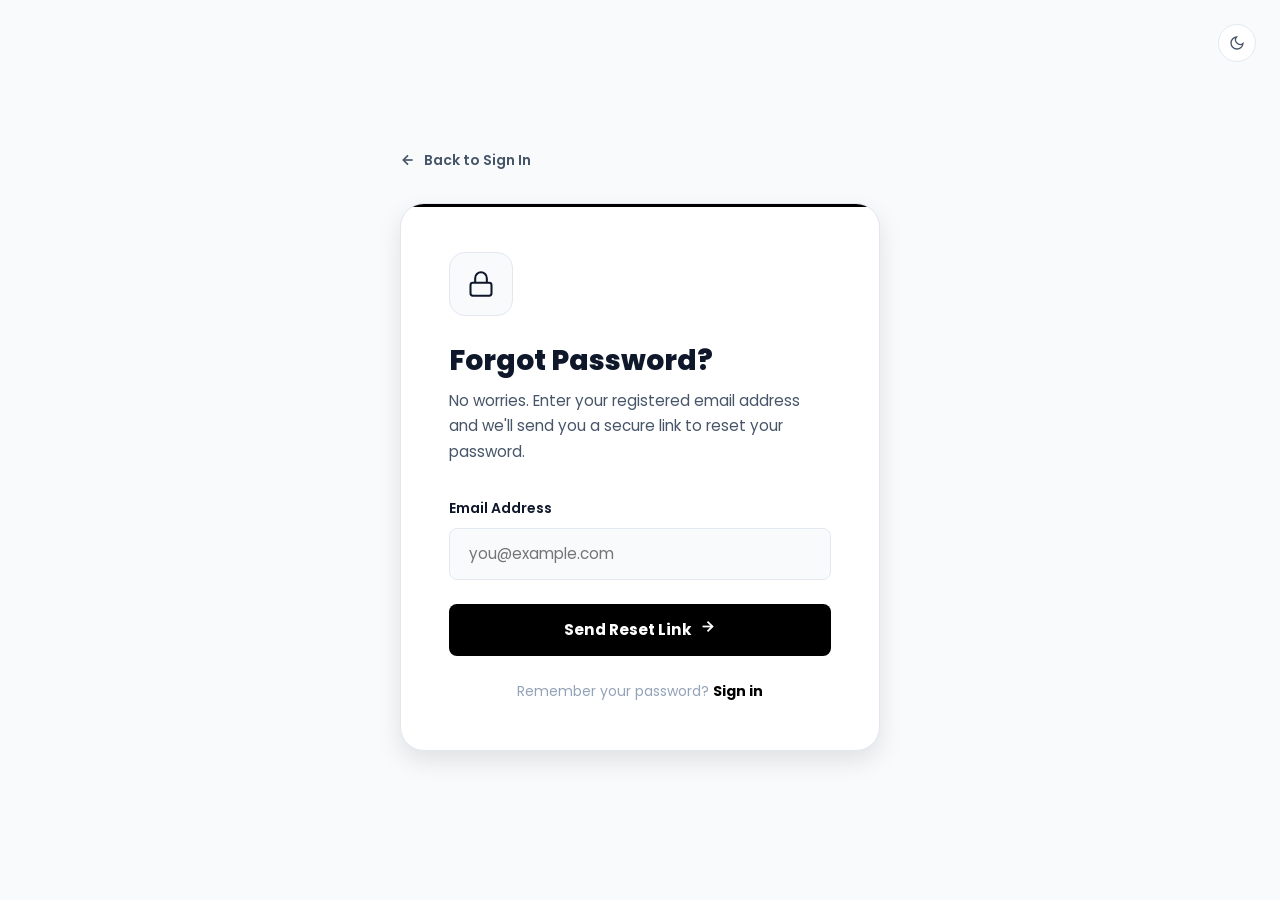
<file: pages/forgot-password.html>
<!DOCTYPE html>
<html lang="en" data-theme="light" dir="ltr">
<head>
  <meta charset="UTF-8">
  <meta name="viewport" content="width=device-width, initial-scale=1.0">
  <title>Forgot Password | Creative Studio</title>
  <meta name="description" content="Reset your Creative Studio account password. Enter your email to receive a secure reset link.">
  <link rel="stylesheet" href="/assets/css/style.css">
  <style>
    @media (pointer: fine) {
      body, a, button, input, textarea, select { cursor: auto !important; }
      a, button { cursor: pointer !important; }
    }

    * { box-sizing: border-box; margin: 0; padding: 0; }

    body {
      font-family: var(--font-main);
      background-color: var(--bg-secondary);
      color: var(--text-primary);
      min-height: 100vh;
      display: flex;
      align-items: center;
      justify-content: center;
      padding: 2rem 1.5rem;
    }

    /* ── Centered card layout ── */
    .fp-wrap {
      width: 100%;
      max-width: 480px;
      position: relative;
    }

    /* Back link */
    .back-link {
      display: inline-flex;
      align-items: center;
      gap: 0.5rem;
      font-size: 0.875rem;
      font-weight: 600;
      color: var(--text-secondary);
      text-decoration: none;
      margin-bottom: 2rem;
      transition: var(--transition);
    }

    .back-link:hover { color: var(--primary); }
    .back-link svg { transition: transform 0.2s ease; }
    .back-link:hover svg { transform: translateX(-3px); }

    /* Card */
    .fp-card {
      background: var(--bg-primary);
      border: 1px solid var(--border);
      border-radius: var(--radius-lg);
      padding: 3rem;
      box-shadow: var(--shadow-lg);
      position: relative;
      overflow: hidden;
    }

    /* Top accent bar */
    .fp-card::before {
      content: '';
      position: absolute;
      top: 0; left: 0; right: 0;
      height: 3px;
      background: var(--primary);
    }

    /* ── Steps ── */
    .step-panel { display: none; }
    .step-panel.active { display: block; }

    /* ── Icon header ── */
    .card-icon {
      width: 64px;
      height: 64px;
      background: var(--bg-secondary);
      border: 1px solid var(--border);
      border-radius: var(--radius-md);
      display: flex;
      align-items: center;
      justify-content: center;
      margin-bottom: 1.75rem;
    }

    .card-icon.success-icon {
      background: rgba(16, 185, 129, 0.1);
      border-color: rgba(16, 185, 129, 0.3);
    }

    .card-icon svg { width: 28px; height: 28px; }

    /* ── Typography ── */
    .card-title {
      font-size: 1.75rem;
      font-weight: 800;
      color: var(--text-primary);
      margin-bottom: 0.6rem;
    }

    .card-desc {
      font-size: 0.95rem;
      color: var(--text-secondary);
      line-height: 1.7;
      margin-bottom: 2rem;
    }

    .card-desc strong { color: var(--text-primary); }

    /* ── Form fields ── */
    .field-group { margin-bottom: 1.5rem; }

    .field-label {
      display: block;
      font-size: 0.875rem;
      font-weight: 600;
      color: var(--text-primary);
      margin-bottom: 0.5rem;
    }

    .field-input {
      width: 100%;
      height: 52px;
      padding: 0 1.2rem;
      background: var(--bg-secondary);
      border: 1.5px solid var(--border);
      border-radius: var(--radius-sm);
      color: var(--text-primary);
      font-family: var(--font-main);
      font-size: 0.95rem;
      transition: var(--transition);
    }

    .field-input:focus {
      border-color: var(--primary);
      outline: none;
      background: var(--bg-primary);
      box-shadow: 0 0 0 3px rgba(0,0,0,0.08);
    }

    [data-theme="dark"] .field-input:focus {
      box-shadow: 0 0 0 3px rgba(255,255,255,0.08);
    }

    .field-input.error { border-color: var(--error); }

    .field-error {
      font-size: 0.8rem;
      color: var(--error);
      margin-top: 0.4rem;
      display: none;
    }

    .field-error.visible { display: block; }

    /* ── Submit button ── */
    .btn-submit {
      width: 100%;
      height: 52px;
      background: var(--primary);
      color: var(--secondary);
      border: none;
      border-radius: var(--radius-sm);
      font-family: var(--font-main);
      font-size: 0.95rem;
      font-weight: 700;
      cursor: pointer;
      transition: var(--transition);
      display: flex;
      align-items: center;
      justify-content: center;
      gap: 0.5rem;
      margin-bottom: 1.5rem;
    }

    .btn-submit:hover {
      opacity: 0.85;
      transform: translateY(-2px);
      box-shadow: 0 8px 20px rgba(0,0,0,0.25);
    }

    [data-theme="dark"] .btn-submit:hover {
      box-shadow: 0 8px 20px rgba(255,255,255,0.15);
    }

    .btn-submit svg { transition: transform 0.2s ease; }
    .btn-submit:hover svg { transform: translateX(3px); }

    .btn-submit.loading { opacity: 0.7; pointer-events: none; }

    .spinner {
      width: 20px; height: 20px;
      border: 2px solid rgba(255,255,255,0.3);
      border-top-color: #fff;
      border-radius: 50%;
      animation: spin 0.7s linear infinite;
      display: none;
    }

    .btn-submit.loading .btn-label { display: none; }
    .btn-submit.loading .spinner { display: block; }

    @keyframes spin { to { transform: rotate(360deg); } }

    /* ── Resend row ── */
    .resend-row {
      text-align: center;
      font-size: 0.875rem;
      color: var(--text-muted);
      margin-bottom: 1rem;
    }

    .resend-btn {
      background: none;
      border: none;
      font-family: var(--font-main);
      font-size: 0.875rem;
      font-weight: 700;
      color: var(--primary);
      cursor: pointer;
      padding: 0;
      transition: var(--transition);
    }

    .resend-btn:hover { text-decoration: underline; }
    .resend-btn:disabled { color: var(--text-muted); cursor: not-allowed; text-decoration: none; }

    /* ── Alternate action ── */
    .alt-link {
      display: block;
      text-align: center;
      font-size: 0.875rem;
      color: var(--text-muted);
    }

    .alt-link a { color: var(--primary); font-weight: 700; text-decoration: none; }
    .alt-link a:hover { text-decoration: underline; }

    /* ── Success state ── */
    .check-anim {
      display: flex;
      align-items: center;
      justify-content: center;
      width: 28px;
      height: 28px;
    }

    .check-circle {
      stroke-dasharray: 166;
      stroke-dashoffset: 166;
      stroke-width: 2;
      stroke-miterlimit: 10;
      stroke: var(--success);
      fill: none;
      animation: stroke 0.6s cubic-bezier(0.65, 0, 0.45, 1) forwards;
    }

    .check-mark {
      transform-origin: 50% 50%;
      stroke-dasharray: 48;
      stroke-dashoffset: 48;
      stroke: var(--success);
      fill: none;
      stroke-width: 2;
      animation: stroke 0.3s cubic-bezier(0.65, 0, 0.45, 1) 0.5s forwards;
    }

    @keyframes stroke {
      100% { stroke-dashoffset: 0; }
    }

    /* Email preview badge */
    .email-badge {
      display: inline-flex;
      align-items: center;
      gap: 0.5rem;
      padding: 0.5rem 1rem;
      background: var(--bg-secondary);
      border: 1px solid var(--border);
      border-radius: var(--radius-sm);
      font-size: 0.875rem;
      font-weight: 600;
      color: var(--text-primary);
      margin: 0.5rem 0 1.5rem;
    }

    .email-badge svg { width: 15px; height: 15px; color: var(--text-muted); }

    /* Tips list */
    .tips-box {
      background: var(--bg-secondary);
      border: 1px solid var(--border);
      border-radius: var(--radius-sm);
      padding: 1.25rem;
      margin-bottom: 1.5rem;
    }

    .tips-title {
      font-size: 0.8rem;
      font-weight: 700;
      text-transform: uppercase;
      letter-spacing: 0.5px;
      color: var(--text-muted);
      margin-bottom: 0.75rem;
    }

    .tips-list {
      list-style: none;
      display: flex;
      flex-direction: column;
      gap: 0.5rem;
    }

    .tips-list li {
      display: flex;
      align-items: center;
      gap: 0.6rem;
      font-size: 0.875rem;
      color: var(--text-secondary);
    }

    .tips-list li svg { width: 14px; height: 14px; color: var(--text-muted); flex-shrink: 0; }

    /* Theme toggle in corner */
    .corner-theme {
      position: fixed;
      top: 1.5rem;
      right: 1.5rem;
      background: none;
      border: 1px solid var(--border);
      cursor: pointer;
      display: flex;
      align-items: center;
      justify-content: center;
      border-radius: 50%;
      transition: var(--transition);
      color: var(--text-secondary);
      width: 38px;
      height: 38px;
      background: var(--bg-primary);
    }

    .corner-theme:hover {
      background: var(--bg-secondary);
      color: var(--primary);
      border-color: var(--primary);
    }

    /* Countdown */
    .countdown {
      font-weight: 700;
      color: var(--primary);
      min-width: 2ch;
      display: inline-block;
    }

    /* Fade animation */
    @keyframes fadeInUp {
      from { opacity: 0; transform: translateY(16px); }
      to   { opacity: 1; transform: translateY(0); }
    }

    .fp-card { animation: fadeInUp 0.4s ease both; }
  </style>
</head>
<body>

  <!-- Theme toggle -->
  <button class="corner-theme" id="themeToggle" title="Toggle Theme">
    <svg class="theme-icon-dark" xmlns="http://www.w3.org/2000/svg" width="16" height="16" viewBox="0 0 24 24" fill="none" stroke="currentColor" stroke-width="2"><path d="M21 12.79A9 9 0 1 1 11.21 3 7 7 0 0 0 21 12.79z"/></svg>
    <svg class="theme-icon-light" style="display:none;" xmlns="http://www.w3.org/2000/svg" width="16" height="16" viewBox="0 0 24 24" fill="none" stroke="currentColor" stroke-width="2"><circle cx="12" cy="12" r="5"/><line x1="12" y1="1" x2="12" y2="3"/><line x1="12" y1="21" x2="12" y2="23"/><line x1="4.22" y1="4.22" x2="5.64" y2="5.64"/><line x1="18.36" y1="18.36" x2="19.78" y2="19.78"/><line x1="1" y1="12" x2="3" y2="12"/><line x1="21" y1="12" x2="23" y2="12"/><line x1="4.22" y1="19.78" x2="5.64" y2="18.36"/><line x1="18.36" y1="5.64" x2="19.78" y2="4.22"/></svg>
  </button>

  <div class="fp-wrap">

    <!-- Back link -->
    <a href="/pages/signin.html" class="back-link">
      <svg xmlns="http://www.w3.org/2000/svg" width="16" height="16" viewBox="0 0 24 24" fill="none" stroke="currentColor" stroke-width="2.5"><line x1="19" y1="12" x2="5" y2="12"/><polyline points="12 19 5 12 12 5"/></svg>
      Back to Sign In
    </a>

    <div class="fp-card">

      <!-- ════ STEP 1: Enter Email ════ -->
      <div class="step-panel active" id="step1">
        <div class="card-icon">
          <svg xmlns="http://www.w3.org/2000/svg" viewBox="0 0 24 24" fill="none" stroke="currentColor" stroke-width="1.75">
            <rect x="3" y="11" width="18" height="11" rx="2" ry="2"/>
            <path d="M7 11V7a5 5 0 0 1 10 0v4"/>
          </svg>
        </div>

        <h1 class="card-title">Forgot Password?</h1>
        <p class="card-desc">No worries. Enter your registered email address and we'll send you a secure link to reset your password.</p>

        <form id="fpForm" novalidate>
          <div class="field-group">
            <label class="field-label" for="fpEmail">Email Address</label>
            <input
              type="email"
              id="fpEmail"
              class="field-input"
              placeholder="you@example.com"
              autocomplete="email"
              required
            >
            <span class="field-error" id="fpEmailError">Please enter a valid email address.</span>
          </div>

          <button type="submit" class="btn-submit" id="fpBtn">
            <span class="btn-label">
              Send Reset Link
              <svg xmlns="http://www.w3.org/2000/svg" width="17" height="17" viewBox="0 0 24 24" fill="none" stroke="currentColor" stroke-width="2.5" style="margin-left:4px;"><line x1="5" y1="12" x2="19" y2="12"/><polyline points="12 5 19 12 12 19"/></svg>
            </span>
            <div class="spinner"></div>
          </button>
        </form>

        <span class="alt-link">Remember your password? <a href="/pages/signin.html">Sign in</a></span>
      </div>

      <!-- ════ STEP 2: Email Sent ════ -->
      <div class="step-panel" id="step2">
        <div class="card-icon success-icon">
          <svg class="check-anim" viewBox="0 0 52 52" xmlns="http://www.w3.org/2000/svg">
            <circle class="check-circle" cx="26" cy="26" r="24"/>
            <path class="check-mark" d="M14.1 27.2l7.1 7.2 16.7-16.8"/>
          </svg>
        </div>

        <h1 class="card-title">Check Your Inbox</h1>
        <p class="card-desc" id="sentDesc">We've sent a password reset link to:</p>

        <div class="email-badge" id="sentEmailBadge">
          <svg xmlns="http://www.w3.org/2000/svg" viewBox="0 0 24 24" fill="none" stroke="currentColor" stroke-width="2"><path d="M4 4h16c1.1 0 2 .9 2 2v12c0 1.1-.9 2-2 2H4c-1.1 0-2-.9-2-2V6c0-1.1.9-2 2-2z"/><polyline points="22,6 12,13 2,6"/></svg>
          <span id="sentEmailText">—</span>
        </div>

        <div class="tips-box">
          <p class="tips-title">Didn't receive it?</p>
          <ul class="tips-list">
            <li>
              <svg xmlns="http://www.w3.org/2000/svg" viewBox="0 0 24 24" fill="none" stroke="currentColor" stroke-width="2"><path d="M22 17H2a3 3 0 0 0 3-3V9a7 7 0 0 1 14 0v5a3 3 0 0 0 3 3zm-8.27 4a2 2 0 0 1-3.46 0"/></svg>
              Check your spam or junk folder
            </li>
            <li>
              <svg xmlns="http://www.w3.org/2000/svg" viewBox="0 0 24 24" fill="none" stroke="currentColor" stroke-width="2"><circle cx="12" cy="12" r="10"/><polyline points="12 6 12 12 16 14"/></svg>
              The link expires in <strong>15 minutes</strong>
            </li>
            <li>
              <svg xmlns="http://www.w3.org/2000/svg" viewBox="0 0 24 24" fill="none" stroke="currentColor" stroke-width="2"><path d="M20 21v-2a4 4 0 0 0-4-4H8a4 4 0 0 0-4 4v2"/><circle cx="12" cy="7" r="4"/></svg>
              Make sure you used the email tied to your account
            </li>
          </ul>
        </div>

        <div class="resend-row">
          Didn't get it?
          <button class="resend-btn" id="resendBtn" type="button">
            Resend (<span class="countdown" id="countdown">30</span>s)
          </button>
        </div>

        <span class="alt-link"><a href="/pages/signin.html">← Back to Sign In</a></span>
      </div>

    </div><!-- /fp-card -->
  </div><!-- /fp-wrap -->

  <script>
    // ── Theme Toggle ─────────────────────────────────────────
    const html = document.documentElement;
    const themeBtn = document.getElementById('themeToggle');
    const darkIcon = themeBtn.querySelector('.theme-icon-dark');
    const lightIcon = themeBtn.querySelector('.theme-icon-light');

    const saved = localStorage.getItem('theme') || 'light';
    html.setAttribute('data-theme', saved);
    if (saved === 'dark') { darkIcon.style.display = 'none'; lightIcon.style.display = ''; }

    themeBtn.addEventListener('click', () => {
      const next = html.getAttribute('data-theme') === 'dark' ? 'light' : 'dark';
      html.setAttribute('data-theme', next);
      localStorage.setItem('theme', next);
      darkIcon.style.display = next === 'dark' ? 'none' : '';
      lightIcon.style.display = next === 'dark' ? '' : 'none';
    });

    // ── Step Management ───────────────────────────────────────
    function showStep(n) {
      document.querySelectorAll('.step-panel').forEach(p => p.classList.remove('active'));
      document.getElementById('step' + n).classList.add('active');
    }

    // ── Form Submit ───────────────────────────────────────────
    const form       = document.getElementById('fpForm');
    const emailInput = document.getElementById('fpEmail');
    const emailError = document.getElementById('fpEmailError');
    const fpBtn      = document.getElementById('fpBtn');

    function isValidEmail(v) { return /^[^\s@]+@[^\s@]+\.[^\s@]+$/.test(v); }

    emailInput.addEventListener('input', () => {
      if (isValidEmail(emailInput.value)) {
        emailInput.classList.remove('error');
        emailError.classList.remove('visible');
      }
    });

    form.addEventListener('submit', (e) => {
      e.preventDefault();
      if (!isValidEmail(emailInput.value)) {
        emailInput.classList.add('error');
        emailError.classList.add('visible');
        return;
      }

      fpBtn.classList.add('loading');

      // Simulate API call
      setTimeout(() => {
        fpBtn.classList.remove('loading');
        // Populate email in step 2
        document.getElementById('sentEmailText').textContent = emailInput.value;
        showStep(2);
        startCountdown();
      }, 1800);
    });

    // ── Resend Countdown ──────────────────────────────────────
    let countdownTimer;

    function startCountdown() {
      const resendBtn = document.getElementById('resendBtn');
      const countEl  = document.getElementById('countdown');
      resendBtn.disabled = true;
      let secs = 30;
      countEl.textContent = secs;

      clearInterval(countdownTimer);
      countdownTimer = setInterval(() => {
        secs--;
        countEl.textContent = secs;
        if (secs <= 0) {
          clearInterval(countdownTimer);
          resendBtn.disabled = false;
          resendBtn.innerHTML = 'Resend email';
        }
      }, 1000);
    }

    document.getElementById('resendBtn').addEventListener('click', () => {
      const resendBtn = document.getElementById('resendBtn');
      resendBtn.innerHTML = 'Resend (<span class="countdown" id="countdown">30</span>s)';
      resendBtn.disabled = true;

      // Simulate resend
      setTimeout(() => {
        // brief flash
      }, 500);

      startCountdown();
    });
  </script>
</body>
</html>
</file>
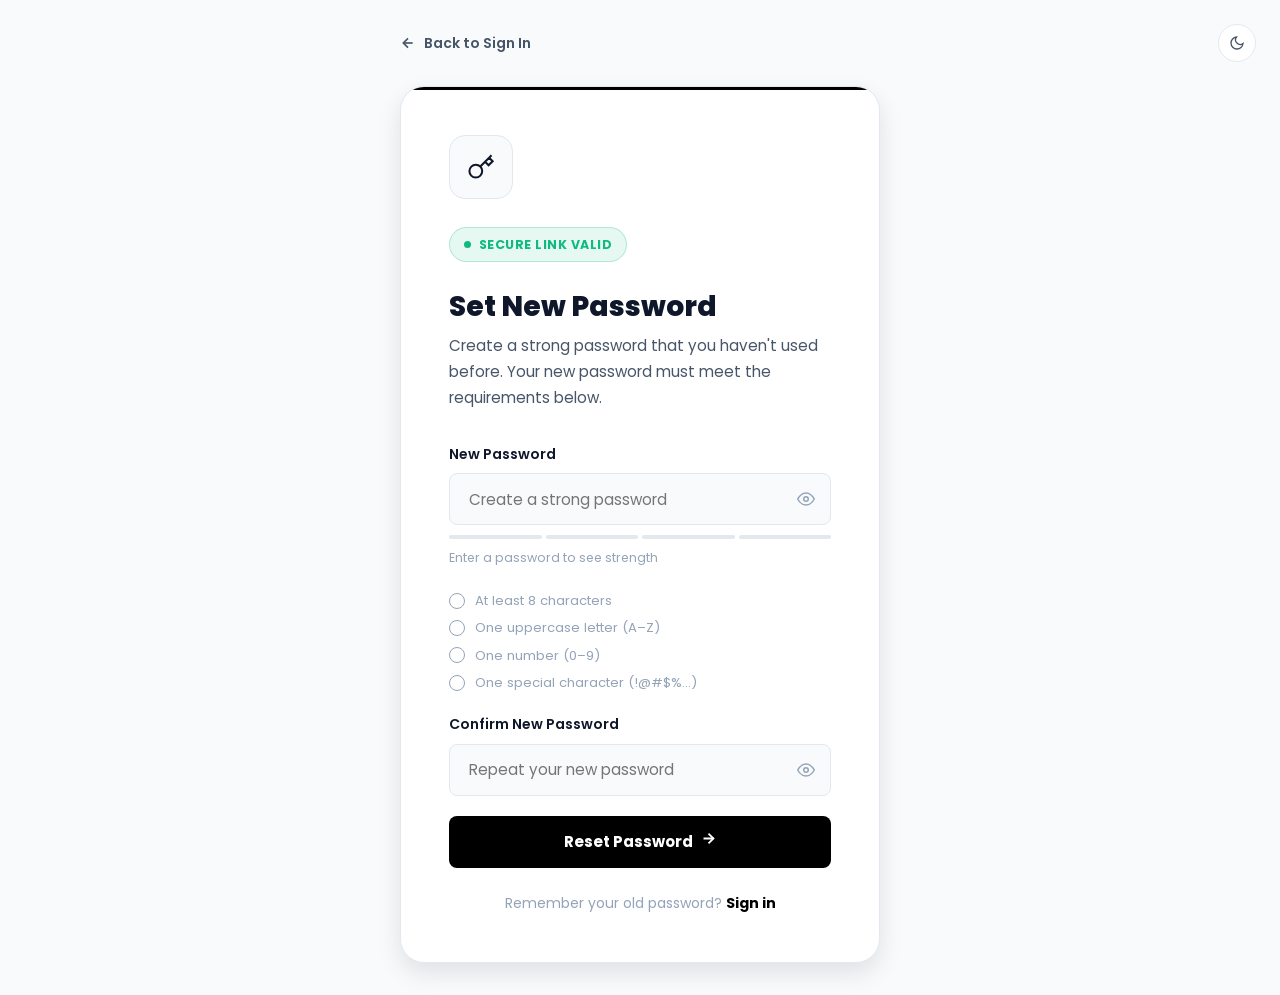
<file: pages/reset-password.html>
<!DOCTYPE html>
<html lang="en" data-theme="light" dir="ltr">
<head>
  <meta charset="UTF-8">
  <meta name="viewport" content="width=device-width, initial-scale=1.0">
  <title>Reset Password | Creative Studio</title>
  <meta name="description" content="Set a new password for your Creative Studio account.">
  <link rel="stylesheet" href="/assets/css/style.css">
  <style>
    @media (pointer: fine) {
      body, a, button, input, textarea, select { cursor: auto !important; }
      a, button { cursor: pointer !important; }
    }

    * { box-sizing: border-box; margin: 0; padding: 0; }

    body {
      font-family: var(--font-main);
      background-color: var(--bg-secondary);
      color: var(--text-primary);
      min-height: 100vh;
      display: flex;
      align-items: center;
      justify-content: center;
      padding: 2rem 1.5rem;
    }

    .rp-wrap {
      width: 100%;
      max-width: 480px;
    }

    .back-link {
      display: inline-flex;
      align-items: center;
      gap: 0.5rem;
      font-size: 0.875rem;
      font-weight: 600;
      color: var(--text-secondary);
      text-decoration: none;
      margin-bottom: 2rem;
      transition: var(--transition);
    }

    .back-link:hover { color: var(--primary); }
    .back-link svg { transition: transform 0.2s ease; }
    .back-link:hover svg { transform: translateX(-3px); }

    /* Card */
    .rp-card {
      background: var(--bg-primary);
      border: 1px solid var(--border);
      border-radius: var(--radius-lg);
      padding: 3rem;
      box-shadow: var(--shadow-lg);
      position: relative;
      overflow: hidden;
    }

    .rp-card::before {
      content: '';
      position: absolute;
      top: 0; left: 0; right: 0;
      height: 3px;
      background: var(--primary);
    }

    /* Steps */
    .step-panel { display: none; }
    .step-panel.active { display: block; }

    /* Card icon */
    .card-icon {
      width: 64px;
      height: 64px;
      background: var(--bg-secondary);
      border: 1px solid var(--border);
      border-radius: var(--radius-md);
      display: flex;
      align-items: center;
      justify-content: center;
      margin-bottom: 1.75rem;
    }

    .card-icon.success-icon {
      background: rgba(16, 185, 129, 0.1);
      border-color: rgba(16, 185, 129, 0.3);
    }

    .card-icon.error-icon {
      background: rgba(239, 68, 68, 0.08);
      border-color: rgba(239, 68, 68, 0.25);
    }

    .card-icon svg { width: 28px; height: 28px; }

    /* Typography */
    .card-title {
      font-size: 1.75rem;
      font-weight: 800;
      color: var(--text-primary);
      margin-bottom: 0.6rem;
    }

    .card-desc {
      font-size: 0.95rem;
      color: var(--text-secondary);
      line-height: 1.7;
      margin-bottom: 2rem;
    }

    /* Fields */
    .field-group { margin-bottom: 1.25rem; }

    .field-label {
      display: block;
      font-size: 0.875rem;
      font-weight: 600;
      color: var(--text-primary);
      margin-bottom: 0.5rem;
    }

    .field-input-wrap { position: relative; }

    .field-input {
      width: 100%;
      height: 52px;
      padding: 0 3rem 0 1.2rem;
      background: var(--bg-secondary);
      border: 1.5px solid var(--border);
      border-radius: var(--radius-sm);
      color: var(--text-primary);
      font-family: var(--font-main);
      font-size: 0.95rem;
      transition: var(--transition);
    }

    .field-input:focus {
      border-color: var(--primary);
      outline: none;
      background: var(--bg-primary);
      box-shadow: 0 0 0 3px rgba(0,0,0,0.08);
    }

    [data-theme="dark"] .field-input:focus {
      box-shadow: 0 0 0 3px rgba(255,255,255,0.08);
    }

    .field-input.error { border-color: var(--error); }
    .field-input.valid { border-color: var(--success); }

    .field-icon-btn {
      position: absolute;
      right: 1rem;
      top: 50%;
      transform: translateY(-50%);
      background: none;
      border: none;
      color: var(--text-muted);
      cursor: pointer;
      display: flex;
      align-items: center;
      padding: 0;
      transition: var(--transition);
    }

    .field-icon-btn:hover { color: var(--primary); }

    .field-error {
      font-size: 0.8rem;
      color: var(--error);
      margin-top: 0.4rem;
      display: none;
    }

    .field-error.visible { display: block; }

    /* Password strength */
    .strength-wrap { margin-top: 0.6rem; }

    .strength-bars {
      display: flex;
      gap: 4px;
      margin-bottom: 0.35rem;
    }

    .strength-seg {
      flex: 1;
      height: 4px;
      border-radius: 99px;
      background: var(--border);
      transition: background 0.3s ease;
    }

    .strength-seg.weak   { background: var(--error); }
    .strength-seg.medium { background: var(--warning); }
    .strength-seg.strong { background: var(--success); }

    .strength-text {
      font-size: 0.78rem;
      color: var(--text-muted);
    }

    /* Requirements checklist */
    .req-list {
      list-style: none;
      display: flex;
      flex-direction: column;
      gap: 0.4rem;
      margin: 1rem 0 1.25rem;
    }

    .req-item {
      display: flex;
      align-items: center;
      gap: 0.6rem;
      font-size: 0.82rem;
      color: var(--text-muted);
      transition: color 0.2s ease;
    }

    .req-item.met { color: var(--success); }
    .req-item.met .req-icon-pending { display: none; }
    .req-item.met .req-icon-done { display: flex; }
    .req-item .req-icon-done { display: none; }

    .req-icon {
      width: 16px;
      height: 16px;
      border-radius: 50%;
      border: 1.5px solid currentColor;
      flex-shrink: 0;
      display: flex;
      align-items: center;
      justify-content: center;
    }

    .req-icon-done {
      width: 16px;
      height: 16px;
      border-radius: 50%;
      background: var(--success);
      flex-shrink: 0;
      align-items: center;
      justify-content: center;
    }

    .req-icon-done svg { width: 10px; height: 10px; color: #fff; }

    /* Submit */
    .btn-submit {
      width: 100%;
      height: 52px;
      background: var(--primary);
      color: var(--secondary);
      border: none;
      border-radius: var(--radius-sm);
      font-family: var(--font-main);
      font-size: 0.95rem;
      font-weight: 700;
      cursor: pointer;
      transition: var(--transition);
      display: flex;
      align-items: center;
      justify-content: center;
      gap: 0.5rem;
      margin-bottom: 1.5rem;
    }

    .btn-submit:hover {
      opacity: 0.85;
      transform: translateY(-2px);
      box-shadow: 0 8px 20px rgba(0,0,0,0.25);
    }

    [data-theme="dark"] .btn-submit:hover {
      box-shadow: 0 8px 20px rgba(255,255,255,0.15);
    }

    .btn-submit svg { transition: transform 0.2s ease; }
    .btn-submit:hover svg { transform: translateX(3px); }
    .btn-submit.loading { opacity: 0.7; pointer-events: none; }

    .spinner {
      width: 20px; height: 20px;
      border: 2px solid rgba(255,255,255,0.3);
      border-top-color: #fff;
      border-radius: 50%;
      animation: spin 0.7s linear infinite;
      display: none;
    }

    .btn-submit.loading .btn-label { display: none; }
    .btn-submit.loading .spinner { display: block; }

    @keyframes spin { to { transform: rotate(360deg); } }

    .alt-link {
      display: block;
      text-align: center;
      font-size: 0.875rem;
      color: var(--text-muted);
    }

    .alt-link a { color: var(--primary); font-weight: 700; text-decoration: none; }
    .alt-link a:hover { text-decoration: underline; }

    /* Success check animation */
    .check-anim { display: flex; align-items: center; justify-content: center; width: 28px; height: 28px; }
    .check-circle { stroke-dasharray: 166; stroke-dashoffset: 166; stroke-width: 2; stroke-miterlimit: 10; stroke: var(--success); fill: none; animation: stroke 0.6s cubic-bezier(0.65, 0, 0.45, 1) forwards; }
    .check-mark { transform-origin: 50% 50%; stroke-dasharray: 48; stroke-dashoffset: 48; stroke: var(--success); fill: none; stroke-width: 2; animation: stroke 0.3s cubic-bezier(0.65, 0, 0.45, 1) 0.5s forwards; }
    @keyframes stroke { 100% { stroke-dashoffset: 0; } }

    /* Expired token state */
    .error-icon svg { color: var(--error); }

    /* Success CTA */
    .btn-primary-link {
      display: flex;
      align-items: center;
      justify-content: center;
      gap: 0.5rem;
      width: 100%;
      height: 52px;
      background: var(--primary);
      color: var(--secondary);
      border-radius: var(--radius-sm);
      font-family: var(--font-main);
      font-size: 0.95rem;
      font-weight: 700;
      text-decoration: none;
      transition: var(--transition);
      margin-bottom: 1.5rem;
    }

    .btn-primary-link:hover {
      opacity: 0.85;
      transform: translateY(-2px);
      box-shadow: 0 8px 20px rgba(0,0,0,0.25);
    }

    [data-theme="dark"] .btn-primary-link:hover {
      box-shadow: 0 8px 20px rgba(255,255,255,0.15);
    }

    /* Token validity indicator */
    .token-badge {
      display: inline-flex;
      align-items: center;
      gap: 0.5rem;
      padding: 0.4rem 0.85rem;
      border-radius: 50px;
      font-size: 0.78rem;
      font-weight: 700;
      text-transform: uppercase;
      letter-spacing: 0.5px;
      margin-bottom: 1.75rem;
    }

    .token-badge.valid {
      background: rgba(16, 185, 129, 0.1);
      color: var(--success);
      border: 1px solid rgba(16, 185, 129, 0.25);
    }

    .token-badge.expired {
      background: rgba(239, 68, 68, 0.08);
      color: var(--error);
      border: 1px solid rgba(239, 68, 68, 0.2);
    }

    .token-dot { width: 7px; height: 7px; border-radius: 50%; background: currentColor; }

    /* Theme toggle */
    .corner-theme {
      position: fixed;
      top: 1.5rem; right: 1.5rem;
      background: var(--bg-primary);
      border: 1px solid var(--border);
      cursor: pointer;
      display: flex;
      align-items: center;
      justify-content: center;
      border-radius: 50%;
      transition: var(--transition);
      color: var(--text-secondary);
      width: 38px; height: 38px;
    }

    .corner-theme:hover { background: var(--bg-secondary); color: var(--primary); border-color: var(--primary); }

    @keyframes fadeInUp {
      from { opacity: 0; transform: translateY(16px); }
      to   { opacity: 1; transform: translateY(0); }
    }

    .rp-card { animation: fadeInUp 0.4s ease both; }
  </style>
</head>
<body>

  <!-- Theme toggle -->
  <button class="corner-theme" id="themeToggle" title="Toggle Theme">
    <svg class="theme-icon-dark" xmlns="http://www.w3.org/2000/svg" width="16" height="16" viewBox="0 0 24 24" fill="none" stroke="currentColor" stroke-width="2"><path d="M21 12.79A9 9 0 1 1 11.21 3 7 7 0 0 0 21 12.79z"/></svg>
    <svg class="theme-icon-light" style="display:none;" xmlns="http://www.w3.org/2000/svg" width="16" height="16" viewBox="0 0 24 24" fill="none" stroke="currentColor" stroke-width="2"><circle cx="12" cy="12" r="5"/><line x1="12" y1="1" x2="12" y2="3"/><line x1="12" y1="21" x2="12" y2="23"/><line x1="4.22" y1="4.22" x2="5.64" y2="5.64"/><line x1="18.36" y1="18.36" x2="19.78" y2="19.78"/><line x1="1" y1="12" x2="3" y2="12"/><line x1="21" y1="12" x2="23" y2="12"/><line x1="4.22" y1="19.78" x2="5.64" y2="18.36"/><line x1="18.36" y1="5.64" x2="19.78" y2="4.22"/></svg>
  </button>

  <div class="rp-wrap">

    <a href="/pages/signin.html" class="back-link">
      <svg xmlns="http://www.w3.org/2000/svg" width="16" height="16" viewBox="0 0 24 24" fill="none" stroke="currentColor" stroke-width="2.5"><line x1="19" y1="12" x2="5" y2="12"/><polyline points="12 19 5 12 12 5"/></svg>
      Back to Sign In
    </a>

    <div class="rp-card">

      <!-- ════ STEP 1: Set New Password (token valid) ════ -->
      <div class="step-panel active" id="step1">
        <div class="card-icon">
          <svg xmlns="http://www.w3.org/2000/svg" viewBox="0 0 24 24" fill="none" stroke="currentColor" stroke-width="1.75">
            <path d="M21 2l-2 2m-7.61 7.61a5.5 5.5 0 1 1-7.778 7.778 5.5 5.5 0 0 1 7.777-7.777zm0 0L15.5 7.5m0 0l3 3L22 7l-3-3m-3.5 3.5L19 4"/>
          </svg>
        </div>

        <div class="token-badge valid">
          <span class="token-dot"></span>
          Secure link valid
        </div>

        <h1 class="card-title">Set New Password</h1>
        <p class="card-desc">Create a strong password that you haven't used before. Your new password must meet the requirements below.</p>

        <form id="rpForm" novalidate>

          <div class="field-group">
            <label class="field-label" for="newPassword">New Password</label>
            <div class="field-input-wrap">
              <input type="password" id="newPassword" class="field-input" placeholder="Create a strong password" autocomplete="new-password" required>
              <button type="button" class="field-icon-btn" id="toggleNew" aria-label="Toggle password">
                <svg id="eyeOpen1" xmlns="http://www.w3.org/2000/svg" width="18" height="18" viewBox="0 0 24 24" fill="none" stroke="currentColor" stroke-width="2"><path d="M1 12s4-8 11-8 11 8 11 8-4 8-11 8-11-8-11-8z"/><circle cx="12" cy="12" r="3"/></svg>
                <svg id="eyeClosed1" style="display:none;" xmlns="http://www.w3.org/2000/svg" width="18" height="18" viewBox="0 0 24 24" fill="none" stroke="currentColor" stroke-width="2"><path d="M17.94 17.94A10.07 10.07 0 0 1 12 20c-7 0-11-8-11-8a18.45 18.45 0 0 1 5.06-5.94"/><path d="M9.9 4.24A9.12 9.12 0 0 1 12 4c7 0 11 8 11 8a18.5 18.5 0 0 1-2.16 3.19"/><line x1="1" y1="1" x2="23" y2="23"/></svg>
              </button>
            </div>
            <!-- Strength meter -->
            <div class="strength-wrap">
              <div class="strength-bars">
                <div class="strength-seg" id="s1"></div>
                <div class="strength-seg" id="s2"></div>
                <div class="strength-seg" id="s3"></div>
                <div class="strength-seg" id="s4"></div>
              </div>
              <span class="strength-text" id="strengthText">Enter a password to see strength</span>
            </div>
            <span class="field-error" id="newPwdError">Password must meet all requirements below.</span>
          </div>

          <!-- Requirements -->
          <ul class="req-list">
            <li class="req-item" id="req-length">
              <span class="req-icon-pending req-icon"></span>
              <div class="req-icon-done"><svg xmlns="http://www.w3.org/2000/svg" viewBox="0 0 24 24" fill="none" stroke="currentColor" stroke-width="3"><polyline points="20 6 9 17 4 12"/></svg></div>
              At least 8 characters
            </li>
            <li class="req-item" id="req-upper">
              <span class="req-icon-pending req-icon"></span>
              <div class="req-icon-done"><svg xmlns="http://www.w3.org/2000/svg" viewBox="0 0 24 24" fill="none" stroke="currentColor" stroke-width="3"><polyline points="20 6 9 17 4 12"/></svg></div>
              One uppercase letter (A–Z)
            </li>
            <li class="req-item" id="req-number">
              <span class="req-icon-pending req-icon"></span>
              <div class="req-icon-done"><svg xmlns="http://www.w3.org/2000/svg" viewBox="0 0 24 24" fill="none" stroke="currentColor" stroke-width="3"><polyline points="20 6 9 17 4 12"/></svg></div>
              One number (0–9)
            </li>
            <li class="req-item" id="req-special">
              <span class="req-icon-pending req-icon"></span>
              <div class="req-icon-done"><svg xmlns="http://www.w3.org/2000/svg" viewBox="0 0 24 24" fill="none" stroke="currentColor" stroke-width="3"><polyline points="20 6 9 17 4 12"/></svg></div>
              One special character (!@#$%...)
            </li>
          </ul>

          <div class="field-group">
            <label class="field-label" for="confirmPassword">Confirm New Password</label>
            <div class="field-input-wrap">
              <input type="password" id="confirmPassword" class="field-input" placeholder="Repeat your new password" autocomplete="new-password" required>
              <button type="button" class="field-icon-btn" id="toggleConfirm" aria-label="Toggle password">
                <svg id="eyeOpen2" xmlns="http://www.w3.org/2000/svg" width="18" height="18" viewBox="0 0 24 24" fill="none" stroke="currentColor" stroke-width="2"><path d="M1 12s4-8 11-8 11 8 11 8-4 8-11 8-11-8-11-8z"/><circle cx="12" cy="12" r="3"/></svg>
                <svg id="eyeClosed2" style="display:none;" xmlns="http://www.w3.org/2000/svg" width="18" height="18" viewBox="0 0 24 24" fill="none" stroke="currentColor" stroke-width="2"><path d="M17.94 17.94A10.07 10.07 0 0 1 12 20c-7 0-11-8-11-8a18.45 18.45 0 0 1 5.06-5.94"/><path d="M9.9 4.24A9.12 9.12 0 0 1 12 4c7 0 11 8 11 8a18.5 18.5 0 0 1-2.16 3.19"/><line x1="1" y1="1" x2="23" y2="23"/></svg>
              </button>
            </div>
            <span class="field-error" id="confirmPwdError">Passwords do not match.</span>
          </div>

          <button type="submit" class="btn-submit" id="rpBtn">
            <span class="btn-label">
              Reset Password
              <svg xmlns="http://www.w3.org/2000/svg" width="17" height="17" viewBox="0 0 24 24" fill="none" stroke="currentColor" stroke-width="2.5" style="margin-left:4px;"><line x1="5" y1="12" x2="19" y2="12"/><polyline points="12 5 19 12 12 19"/></svg>
            </span>
            <div class="spinner"></div>
          </button>
        </form>

        <span class="alt-link">Remember your old password? <a href="/pages/signin.html">Sign in</a></span>
      </div>

      <!-- ════ STEP 2: Success ════ -->
      <div class="step-panel" id="step2">
        <div class="card-icon success-icon">
          <svg class="check-anim" viewBox="0 0 52 52" xmlns="http://www.w3.org/2000/svg">
            <circle class="check-circle" cx="26" cy="26" r="24"/>
            <path class="check-mark" d="M14.1 27.2l7.1 7.2 16.7-16.8"/>
          </svg>
        </div>

        <h1 class="card-title">Password Reset!</h1>
        <p class="card-desc">Your password has been updated successfully. You can now sign in with your new credentials.</p>

        <a href="/pages/signin.html" class="btn-primary-link">
          Go to Sign In
          <svg xmlns="http://www.w3.org/2000/svg" width="17" height="17" viewBox="0 0 24 24" fill="none" stroke="currentColor" stroke-width="2.5"><line x1="5" y1="12" x2="19" y2="12"/><polyline points="12 5 19 12 12 19"/></svg>
        </a>

        <span class="alt-link">Redirecting in <span id="redirectCount" style="font-weight:700;color:var(--primary);">5</span>s…</span>
      </div>

      <!-- ════ STEP 3: Expired Token ════ -->
      <div class="step-panel" id="step3">
        <div class="card-icon error-icon">
          <svg xmlns="http://www.w3.org/2000/svg" viewBox="0 0 24 24" fill="none" stroke="currentColor" stroke-width="1.75" style="color:var(--error);">
            <circle cx="12" cy="12" r="10"/>
            <line x1="12" y1="8" x2="12" y2="12"/>
            <line x1="12" y1="16" x2="12.01" y2="16"/>
          </svg>
        </div>

        <div class="token-badge expired">
          <span class="token-dot"></span>
          Link expired
        </div>

        <h1 class="card-title">Link Expired</h1>
        <p class="card-desc">This password reset link has expired or has already been used. Reset links are valid for 15 minutes. Please request a new one.</p>

        <a href="/pages/forgot-password.html" class="btn-primary-link">
          Request New Link
          <svg xmlns="http://www.w3.org/2000/svg" width="17" height="17" viewBox="0 0 24 24" fill="none" stroke="currentColor" stroke-width="2.5"><line x1="5" y1="12" x2="19" y2="12"/><polyline points="12 5 19 12 12 19"/></svg>
        </a>

        <span class="alt-link"><a href="/pages/signin.html">← Back to Sign In</a></span>
      </div>

    </div><!-- /rp-card -->
  </div><!-- /rp-wrap -->

  <script>
    // ── Theme Toggle ─────────────────────────────────────────
    const html = document.documentElement;
    const themeBtn = document.getElementById('themeToggle');
    const darkIcon = themeBtn.querySelector('.theme-icon-dark');
    const lightIcon = themeBtn.querySelector('.theme-icon-light');

    const saved = localStorage.getItem('theme') || 'light';
    html.setAttribute('data-theme', saved);
    if (saved === 'dark') { darkIcon.style.display = 'none'; lightIcon.style.display = ''; }

    themeBtn.addEventListener('click', () => {
      const next = html.getAttribute('data-theme') === 'dark' ? 'light' : 'dark';
      html.setAttribute('data-theme', next);
      localStorage.setItem('theme', next);
      darkIcon.style.display = next === 'dark' ? 'none' : '';
      lightIcon.style.display = next === 'dark' ? '' : 'none';
    });

    // ── Step Management ───────────────────────────────────────
    function showStep(n) {
      document.querySelectorAll('.step-panel').forEach(p => p.classList.remove('active'));
      document.getElementById('step' + n).classList.add('active');
    }

    // Check URL for ?expired=1 to demo expired state
    if (new URLSearchParams(location.search).get('expired') === '1') showStep(3);

    // ── Eye toggles ───────────────────────────────────────────
    function makeToggle(btnId, inputId, openId, closedId) {
      document.getElementById(btnId).addEventListener('click', () => {
        const inp = document.getElementById(inputId);
        const isText = inp.type === 'text';
        inp.type = isText ? 'password' : 'text';
        document.getElementById(openId).style.display = isText ? '' : 'none';
        document.getElementById(closedId).style.display = isText ? 'none' : '';
      });
    }

    makeToggle('toggleNew',     'newPassword',     'eyeOpen1', 'eyeClosed1');
    makeToggle('toggleConfirm', 'confirmPassword', 'eyeOpen2', 'eyeClosed2');

    // ── Password strength & requirements ──────────────────────
    const newPwdInput = document.getElementById('newPassword');
    const segs = ['s1','s2','s3','s4'].map(id => document.getElementById(id));
    const strengthText = document.getElementById('strengthText');

    function checkReq(id, met) {
      const el = document.getElementById(id);
      if (met) el.classList.add('met'); else el.classList.remove('met');
    }

    function getScore(pwd) {
      let s = 0;
      if (pwd.length >= 8) s++;
      if (pwd.length >= 12) s++;
      if (/[A-Z]/.test(pwd) && /[a-z]/.test(pwd)) s++;
      if (/[0-9]/.test(pwd) && /[^A-Za-z0-9]/.test(pwd)) s++;
      return s;
    }

    newPwdInput.addEventListener('input', () => {
      const pwd = newPwdInput.value;
      const score = getScore(pwd);
      const labels = ['', 'Weak', 'Fair', 'Good', 'Strong'];
      const cls = ['', 'weak', 'medium', 'medium', 'strong'];

      segs.forEach((seg, i) => {
        seg.className = 'strength-seg';
        if (i < score && pwd.length > 0) seg.classList.add(cls[score]);
      });

      strengthText.textContent = pwd.length === 0
        ? 'Enter a password to see strength'
        : score === 0 ? 'Too short' : `Password strength: ${labels[score]}`;

      // Requirements
      checkReq('req-length',  pwd.length >= 8);
      checkReq('req-upper',   /[A-Z]/.test(pwd));
      checkReq('req-number',  /[0-9]/.test(pwd));
      checkReq('req-special', /[^A-Za-z0-9]/.test(pwd));

      if (pwd.length >= 8) {
        newPwdInput.classList.remove('error');
        document.getElementById('newPwdError').classList.remove('visible');
      }
    });

    // Confirm match
    const confirmInput = document.getElementById('confirmPassword');
    confirmInput.addEventListener('input', () => {
      if (confirmInput.value === newPwdInput.value) {
        confirmInput.classList.remove('error');
        confirmInput.classList.add('valid');
        document.getElementById('confirmPwdError').classList.remove('visible');
      } else {
        confirmInput.classList.remove('valid');
      }
    });

    // ── Form submit ───────────────────────────────────────────
    const rpForm = document.getElementById('rpForm');
    const rpBtn  = document.getElementById('rpBtn');

    rpForm.addEventListener('submit', (e) => {
      e.preventDefault();
      let valid = true;

      const pwd = newPwdInput.value;
      const allMet = pwd.length >= 8 && /[A-Z]/.test(pwd) && /[0-9]/.test(pwd) && /[^A-Za-z0-9]/.test(pwd);

      if (!allMet) {
        newPwdInput.classList.add('error');
        document.getElementById('newPwdError').classList.add('visible');
        valid = false;
      }

      if (confirmInput.value !== newPwdInput.value) {
        confirmInput.classList.add('error');
        document.getElementById('confirmPwdError').classList.add('visible');
        valid = false;
      }

      if (!valid) return;

      rpBtn.classList.add('loading');

      setTimeout(() => {
        rpBtn.classList.remove('loading');
        showStep(2);
        startRedirectCountdown();
      }, 1800);
    });

    // ── Auto-redirect countdown on success ───────────────────
    function startRedirectCountdown() {
      const el = document.getElementById('redirectCount');
      let secs = 5;
      const timer = setInterval(() => {
        secs--;
        if (el) el.textContent = secs;
        if (secs <= 0) {
          clearInterval(timer);
          window.location.href = '/pages/signin.html';
        }
      }, 1000);
    }
  </script>
</body>
</html>
</file>
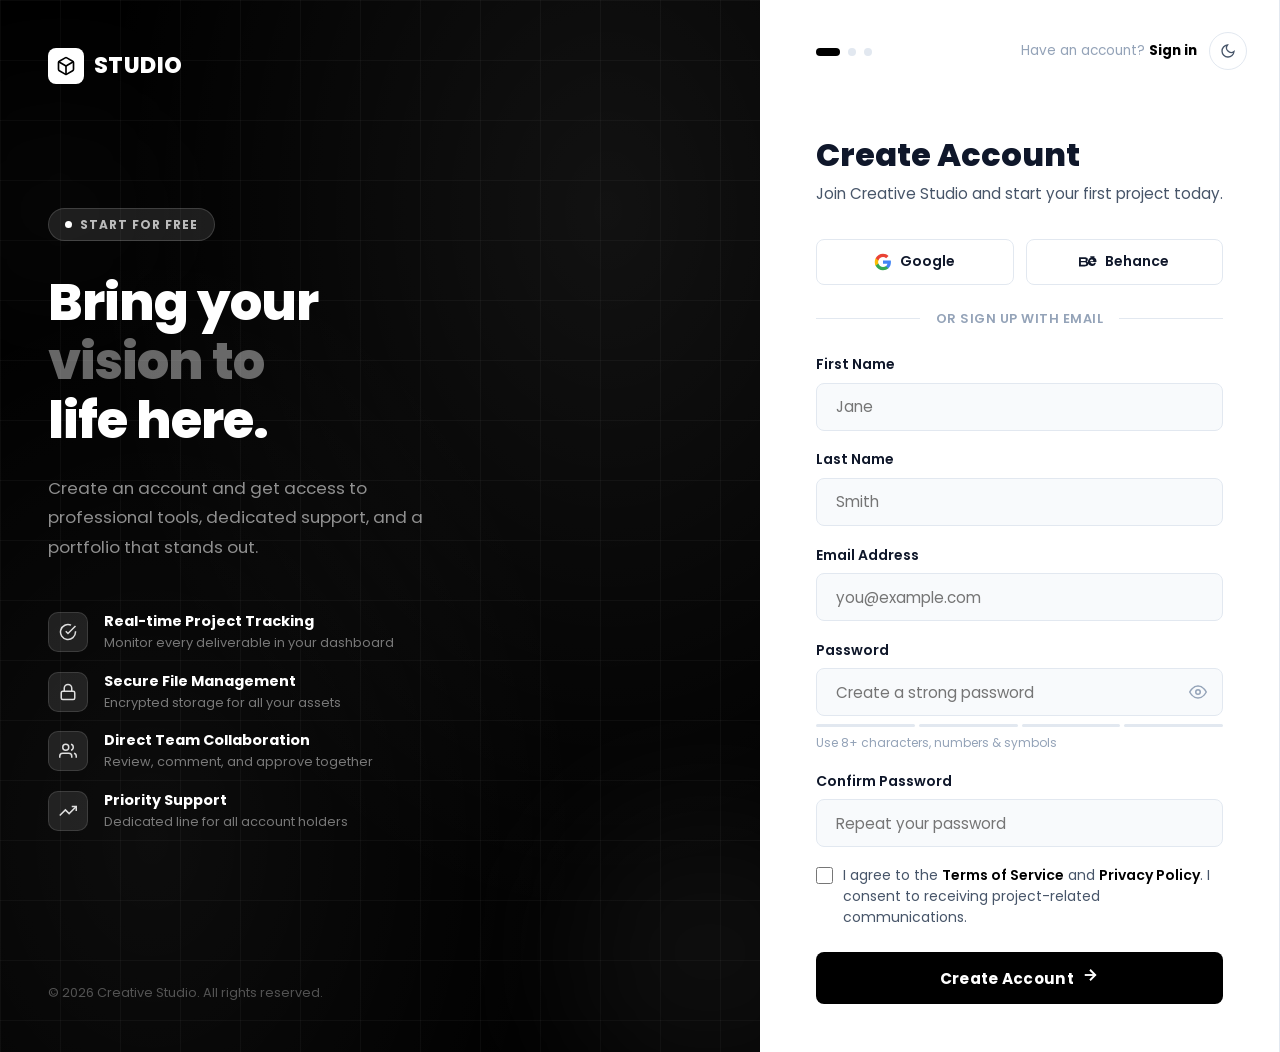
<file: pages/signup.html>
<!DOCTYPE html>
<html lang="en" data-theme="light" dir="ltr">

<head>
  <meta charset="UTF-8">
  <meta name="viewport" content="width=device-width, initial-scale=1.0">
  <title>Sign Up | Creative Studio</title>
  <meta name="description"
    content="Create your Creative Studio account and start collaborating on world-class motion graphics and VFX projects.">
  <link rel="stylesheet" href="/assets/css/style.css">
  <style>
    /* ── Reset cursor: style.css hides it globally on pointer:fine devices ── */
    @media (pointer: fine) {

      body,
      a,
      button,
      input,
      textarea,
      select {
        cursor: auto !important;
      }

      a,
      button {
        cursor: pointer !important;
      }
    }

    /* ── Auth Split-Screen Layout ── */
    * {
      box-sizing: border-box;
      margin: 0;
      padding: 0;
    }

    body {
      font-family: var(--font-main);
      background-color: var(--bg-primary);
      color: var(--text-primary);
      min-height: 100vh;
      overflow-x: hidden;
    }

    .auth-split {
      display: flex;
      min-height: 100vh;
    }

    /* ── Left Panel (reversed - form is on left for sign up) ── */
    .auth-panel-form {
      width: 520px;
      min-height: 100vh;
      background-color: var(--bg-primary);
      display: flex;
      flex-direction: column;
      justify-content: center;
      padding: 3rem 3.5rem;
      position: relative;
      border-right: 1px solid var(--border);
      overflow-y: auto;
    }

    .panel-form-top {
      position: absolute;
      top: 2rem;
      right: 2rem;
      display: flex;
      align-items: center;
      gap: 0.75rem;
    }

    .auth-theme-btn {
      background: none;
      border: 1px solid var(--border);
      cursor: pointer;
      display: flex;
      align-items: center;
      justify-content: center;
      border-radius: 50%;
      transition: var(--transition);
      color: var(--text-secondary);
      width: 38px;
      height: 38px;
    }

    .auth-theme-btn:hover {
      background-color: var(--bg-secondary);
      color: var(--primary);
      border-color: var(--primary);
    }

    .signin-prompt {
      font-size: 0.85rem;
      color: var(--text-muted);
    }

    .signin-prompt a {
      color: var(--primary);
      font-weight: 700;
      text-decoration: none;
    }

    .signin-prompt a:hover {
      text-decoration: underline;
    }

    /* ── Form header ── */
    .form-header {
      margin-bottom: 2rem;
      padding-top: 3.5rem;
    }

    .form-header h1 {
      font-size: 2rem;
      font-weight: 800;
      margin-bottom: 0.5rem;
      color: var(--text-primary);
    }

    .form-header p {
      color: var(--text-secondary);
      font-size: 0.95rem;
    }

    /* ── Social login ── */
    .social-row {
      display: grid;
      grid-template-columns: 1fr 1fr;
      gap: 0.75rem;
      margin-bottom: 1.5rem;
    }

    .btn-social-auth {
      display: flex;
      align-items: center;
      justify-content: center;
      gap: 0.5rem;
      height: 46px;
      border: 1px solid var(--border);
      border-radius: var(--radius-sm);
      background-color: var(--bg-primary);
      color: var(--text-primary);
      font-family: var(--font-main);
      font-size: 0.875rem;
      font-weight: 600;
      cursor: pointer;
      transition: var(--transition);
      text-decoration: none;
    }

    .btn-social-auth:hover {
      background-color: var(--bg-secondary);
      border-color: var(--primary);
      transform: translateY(-1px);
    }

    /* ── OR Divider ── */
    .auth-divider {
      display: flex;
      align-items: center;
      gap: 1rem;
      margin-bottom: 1.5rem;
      color: var(--text-muted);
      font-size: 0.8rem;
      font-weight: 600;
      text-transform: uppercase;
      letter-spacing: 0.5px;
    }

    .auth-divider::before,
    .auth-divider::after {
      content: '';
      flex: 1;
      height: 1px;
      background-color: var(--border);
    }

    /* ── Form fields ── */
    .field-row {
      display: grid;
      grid-template-columns: 1fr 1fr;
      gap: 1rem;
    }

    .field-group {
      margin-bottom: 1.1rem;
    }

    .field-label {
      display: block;
      font-size: 0.875rem;
      font-weight: 600;
      color: var(--text-primary);
      margin-bottom: 0.45rem;
    }

    .field-input-wrap {
      position: relative;
    }

    .field-input {
      width: 100%;
      height: 48px;
      padding: 0 1.2rem;
      background-color: var(--bg-secondary);
      border: 1.5px solid var(--border);
      border-radius: var(--radius-sm);
      color: var(--text-primary);
      font-family: var(--font-main);
      font-size: 0.95rem;
      transition: var(--transition);
    }

    .field-input:focus {
      border-color: var(--primary);
      outline: none;
      background-color: var(--bg-primary);
      box-shadow: 0 0 0 3px rgba(0, 0, 0, 0.08);
    }

    [data-theme="dark"] .field-input:focus {
      box-shadow: 0 0 0 3px rgba(255, 255, 255, 0.08);
    }

    .field-input.has-icon {
      padding-right: 3rem;
    }

    .field-icon-btn {
      position: absolute;
      right: 1rem;
      top: 50%;
      transform: translateY(-50%);
      background: none;
      border: none;
      color: var(--text-muted);
      cursor: pointer;
      display: flex;
      align-items: center;
      padding: 0;
      transition: var(--transition);
    }

    .field-icon-btn:hover {
      color: var(--primary);
    }

    /* ── Password strength ── */
    .strength-bar-wrap {
      display: flex;
      gap: 4px;
      margin-top: 0.5rem;
    }

    .strength-seg {
      flex: 1;
      height: 3px;
      border-radius: 99px;
      background-color: var(--border);
      transition: background-color 0.3s ease;
    }

    .strength-seg.active-weak {
      background-color: var(--error);
    }

    .strength-seg.active-medium {
      background-color: var(--warning);
    }

    .strength-seg.active-strong {
      background-color: var(--success);
    }

    .strength-label {
      font-size: 0.75rem;
      color: var(--text-muted);
      margin-top: 0.35rem;
    }

    /* ── Terms checkbox ── */
    .terms-row {
      display: flex;
      align-items: flex-start;
      gap: 0.6rem;
      margin-bottom: 1.5rem;
    }

    .terms-row input[type="checkbox"] {
      width: 17px;
      height: 17px;
      margin-top: 2px;
      flex-shrink: 0;
      accent-color: var(--primary);
      cursor: pointer;
    }

    .terms-row label {
      font-size: 0.875rem;
      color: var(--text-secondary);
      line-height: 1.5;
      cursor: pointer;
    }

    .terms-row a {
      color: var(--primary);
      font-weight: 600;
    }

    .terms-row a:hover {
      text-decoration: underline;
    }

    /* ── Submit button ── */
    .btn-submit {
      width: 100%;
      height: 52px;
      background-color: var(--primary);
      color: var(--secondary);
      border: none;
      border-radius: var(--radius-sm);
      font-family: var(--font-main);
      font-size: 0.95rem;
      font-weight: 700;
      cursor: pointer;
      transition: var(--transition);
      display: flex;
      align-items: center;
      justify-content: center;
      gap: 0.5rem;
      letter-spacing: 0.3px;
    }

    .btn-submit:hover {
      opacity: 0.85;
      transform: translateY(-2px);
      box-shadow: 0 8px 20px rgba(0, 0, 0, 0.25);
    }

    [data-theme="dark"] .btn-submit:hover {
      box-shadow: 0 8px 20px rgba(255, 255, 255, 0.15);
    }

    .btn-submit svg {
      transition: transform 0.2s ease;
    }

    .btn-submit:hover svg {
      transform: translateX(3px);
    }

    /* ── Error states ── */
    .field-input.error {
      border-color: var(--error);
    }

    .field-error {
      font-size: 0.78rem;
      color: var(--error);
      margin-top: 0.35rem;
      display: none;
    }

    .field-error.visible {
      display: block;
    }

    /* ── Loading ── */
    .btn-submit.loading {
      opacity: 0.7;
      pointer-events: none;
    }

    .spinner {
      width: 20px;
      height: 20px;
      border: 2px solid rgba(255, 255, 255, 0.3);
      border-top-color: #fff;
      border-radius: 50%;
      animation: spin 0.7s linear infinite;
      display: none;
    }

    .btn-submit.loading .btn-text {
      display: none;
    }

    .btn-submit.loading .spinner {
      display: block;
    }

    @keyframes spin {
      to {
        transform: rotate(360deg);
      }
    }

    /* ── Right promo panel ── */
    .auth-panel-promo {
      flex: 1;
      background: #000;
      position: relative;
      display: flex;
      flex-direction: column;
      padding: 3rem;
      overflow: hidden;
    }

    .auth-panel-promo::before {
      content: '';
      position: absolute;
      inset: 0;
      background:
        radial-gradient(ellipse at 80% 20%, rgba(255, 255, 255, 0.07) 0%, transparent 60%),
        radial-gradient(ellipse at 20% 80%, rgba(255, 255, 255, 0.05) 0%, transparent 50%);
      pointer-events: none;
    }

    .auth-panel-promo::after {
      content: '';
      position: absolute;
      inset: 0;
      background-image:
        linear-gradient(rgba(255, 255, 255, 0.035) 1px, transparent 1px),
        linear-gradient(90deg, rgba(255, 255, 255, 0.035) 1px, transparent 1px);
      background-size: 60px 60px;
      pointer-events: none;
    }

    .right-logo {
      display: flex;
      align-items: center;
      gap: 0.6rem;
      color: #fff;
      font-size: 1.4rem;
      font-weight: 800;
      text-transform: uppercase;
      letter-spacing: 0.5px;
      position: relative;
      z-index: 2;
      text-decoration: none;
    }

    .right-logo-icon {
      width: 36px;
      height: 36px;
      background: #fff;
      border-radius: 8px;
      display: flex;
      align-items: center;
      justify-content: center;
    }

    .right-logo-icon svg {
      color: #000;
    }

    .promo-content {
      margin-top: auto;
      margin-bottom: auto;
      position: relative;
      z-index: 2;
      padding-top: 4rem;
    }

    .promo-tag {
      display: inline-flex;
      align-items: center;
      gap: 0.5rem;
      padding: 0.4rem 1rem;
      background: rgba(255, 255, 255, 0.1);
      border: 1px solid rgba(255, 255, 255, 0.15);
      border-radius: 50px;
      font-size: 0.75rem;
      font-weight: 700;
      text-transform: uppercase;
      letter-spacing: 1px;
      color: rgba(255, 255, 255, 0.7);
      margin-bottom: 2rem;
    }

    .promo-tag-dot {
      width: 7px;
      height: 7px;
      background: #fff;
      border-radius: 50%;
      animation: pulse-dot 2s ease-in-out infinite;
    }

    @keyframes pulse-dot {

      0%,
      100% {
        opacity: 1;
        transform: scale(1);
      }

      50% {
        opacity: 0.5;
        transform: scale(0.8);
      }
    }

    .promo-heading {
      font-size: clamp(2.2rem, 4vw, 3.8rem);
      font-weight: 800;
      color: #fff;
      line-height: 1.15;
      margin-bottom: 1.5rem;
      letter-spacing: -0.02em;
    }

    .promo-heading span {
      color: rgba(255, 255, 255, 0.4);
    }

    .promo-desc {
      font-size: 1.05rem;
      color: rgba(255, 255, 255, 0.55);
      line-height: 1.75;
      max-width: 420px;
      margin-bottom: 3rem;
    }

    /* Perks list */
    .perks-list {
      display: flex;
      flex-direction: column;
      gap: 1rem;
    }

    .perk-item {
      display: flex;
      align-items: center;
      gap: 1rem;
    }

    .perk-icon {
      width: 40px;
      height: 40px;
      background: rgba(255, 255, 255, 0.1);
      border: 1px solid rgba(255, 255, 255, 0.12);
      border-radius: 10px;
      display: flex;
      align-items: center;
      justify-content: center;
      flex-shrink: 0;
    }

    .perk-icon svg {
      color: #fff;
      opacity: 0.85;
    }

    .perk-text {
      display: flex;
      flex-direction: column;
    }

    .perk-title {
      font-size: 0.9rem;
      font-weight: 700;
      color: #fff;
    }

    .perk-subtitle {
      font-size: 0.8rem;
      color: rgba(255, 255, 255, 0.45);
    }

    .promo-footer {
      position: relative;
      z-index: 2;
      color: rgba(255, 255, 255, 0.3);
      font-size: 0.8rem;
      margin-top: auto;
      padding-top: 2rem;
    }

    /* Floating orbs */
    .orb {
      position: absolute;
      border-radius: 50%;
      filter: blur(80px);
      pointer-events: none;
      z-index: 1;
    }

    .orb-1 {
      width: 300px;
      height: 300px;
      background: rgba(255, 255, 255, 0.06);
      bottom: -50px;
      right: -100px;
    }

    .orb-2 {
      width: 180px;
      height: 180px;
      background: rgba(255, 255, 255, 0.04);
      top: 120px;
      left: -30px;
    }

    /* ── Responsive ── */
    @media (max-width: 960px) {
      .auth-split {
        flex-direction: column-reverse;
      }

      .auth-panel-promo {
        min-height: 320px;
        padding: 2rem;
      }

      .auth-panel-form {
        width: 100%;
        padding: 2.5rem 2rem;
        border-right: none;
        border-top: 1px solid var(--border);
      }

      .panel-form-top {
        top: 1.5rem;
        right: 1.5rem;
      }
    }

    @media (max-width: 480px) {
      .auth-panel-form {
        padding: 2rem 1.5rem;
      }

      .social-row {
        grid-template-columns: 1fr;
      }

      .field-row {
        grid-template-columns: 1fr;
      }

      .promo-heading {
        font-size: 2rem;
      }

      .form-header {
        padding-top: 4rem;
      }
    }

    /* ── Animations ── */
    @keyframes fadeInUp {
      from {
        opacity: 0;
        transform: translateY(20px);
      }

      to {
        opacity: 1;
        transform: translateY(0);
      }
    }

    .form-header {
      animation: fadeInUp 0.5s ease both;
    }

    .social-row {
      animation: fadeInUp 0.5s 0.05s ease both;
    }

    .auth-divider {
      animation: fadeInUp 0.5s 0.1s ease both;
    }

    .field-row {
      animation: fadeInUp 0.5s 0.15s ease both;
    }

    .field-group {
      animation: fadeInUp 0.5s ease both;
    }

    .terms-row {
      animation: fadeInUp 0.5s 0.25s ease both;
    }

    .btn-submit {
      animation: fadeInUp 0.5s 0.3s ease both;
    }

    /* Progress steps */
    .step-indicator {
      display: flex;
      align-items: center;
      gap: 0.5rem;
      margin-bottom: 1.5rem;
    }

    .step-dot {
      width: 8px;
      height: 8px;
      border-radius: 50%;
      background-color: var(--border);
      transition: var(--transition);
    }

    .step-dot.active {
      background-color: var(--primary);
      width: 24px;
      border-radius: 4px;
    }
  </style>
</head>

<body>

  <div class="auth-split">
    <!-- ═══ PROMO PANEL (RIGHT) ═══ -->
    <div class="auth-panel-promo">
      <div class="orb orb-1"></div>
      <div class="orb orb-2"></div>

      <a href="/index.html" class="right-logo">
        <div class="right-logo-icon">
          <svg xmlns="http://www.w3.org/2000/svg" width="20" height="20" viewBox="0 0 24 24" fill="none"
            stroke="currentColor" stroke-width="2" stroke-linecap="round" stroke-linejoin="round">
            <path
              d="M21 16V8a2 2 0 0 0-1-1.73l-7-4a2 2 0 0 0-2 0l-7 4A2 2 0 0 0 3 8v8a2 2 0 0 0 1 1.73l7 4a2 2 0 0 0 2 0l7-4A2 2 0 0 0 21 16z" />
            <polyline points="3.27 6.96 12 12.01 20.73 6.96" />
            <line x1="12" y1="22.08" x2="12" y2="12" />
          </svg>
        </div>
        STUDIO
      </a>

      <div class="promo-content">
        <div class="promo-tag">
          <span class="promo-tag-dot"></span>
          Start for free
        </div>

        <h2 class="promo-heading">
          Bring your<br>
          <span>vision to</span><br>
          life here.
        </h2>

        <p class="promo-desc">
          Create an account and get access to professional tools, dedicated support, and a portfolio that stands out.
        </p>

        <!-- Perks -->
        <div class="perks-list">
          <div class="perk-item">
            <div class="perk-icon">
              <svg xmlns="http://www.w3.org/2000/svg" width="18" height="18" viewBox="0 0 24 24" fill="none"
                stroke="currentColor" stroke-width="2">
                <path d="M22 11.08V12a10 10 0 1 1-5.93-9.14" />
                <polyline points="22 4 12 14.01 9 11.01" />
              </svg>
            </div>
            <div class="perk-text">
              <span class="perk-title">Real-time Project Tracking</span>
              <span class="perk-subtitle">Monitor every deliverable in your dashboard</span>
            </div>
          </div>
          <div class="perk-item">
            <div class="perk-icon">
              <svg xmlns="http://www.w3.org/2000/svg" width="18" height="18" viewBox="0 0 24 24" fill="none"
                stroke="currentColor" stroke-width="2">
                <rect x="3" y="11" width="18" height="11" rx="2" ry="2" />
                <path d="M7 11V7a5 5 0 0 1 10 0v4" />
              </svg>
            </div>
            <div class="perk-text">
              <span class="perk-title">Secure File Management</span>
              <span class="perk-subtitle">Encrypted storage for all your assets</span>
            </div>
          </div>
          <div class="perk-item">
            <div class="perk-icon">
              <svg xmlns="http://www.w3.org/2000/svg" width="18" height="18" viewBox="0 0 24 24" fill="none"
                stroke="currentColor" stroke-width="2">
                <path d="M17 21v-2a4 4 0 0 0-4-4H5a4 4 0 0 0-4 4v2" />
                <circle cx="9" cy="7" r="4" />
                <path d="M23 21v-2a4 4 0 0 0-3-3.87" />
                <path d="M16 3.13a4 4 0 0 1 0 7.75" />
              </svg>
            </div>
            <div class="perk-text">
              <span class="perk-title">Direct Team Collaboration</span>
              <span class="perk-subtitle">Review, comment, and approve together</span>
            </div>
          </div>
          <div class="perk-item">
            <div class="perk-icon">
              <svg xmlns="http://www.w3.org/2000/svg" width="18" height="18" viewBox="0 0 24 24" fill="none"
                stroke="currentColor" stroke-width="2">
                <polyline points="23 6 13.5 15.5 8.5 10.5 1 18" />
                <polyline points="17 6 23 6 23 12" />
              </svg>
            </div>
            <div class="perk-text">
              <span class="perk-title">Priority Support</span>
              <span class="perk-subtitle">Dedicated line for all account holders</span>
            </div>
          </div>
        </div>
      </div>

      <div class="promo-footer">© 2026 Creative Studio. All rights reserved.</div>
    </div>

    <!-- ═══ FORM PANEL (LEFT) ═══ -->
    <div class="auth-panel-form">

      <!-- Top controls -->
      <div class="panel-form-top">
        <span class="signin-prompt">Have an account? <a href="/pages/signin.html">Sign in</a></span>
        <button class="auth-theme-btn" id="authThemeToggle" title="Toggle Theme">
          <svg class="theme-icon-dark" xmlns="http://www.w3.org/2000/svg" width="16" height="16" viewBox="0 0 24 24"
            fill="none" stroke="currentColor" stroke-width="2">
            <path d="M21 12.79A9 9 0 1 1 11.21 3 7 7 0 0 0 21 12.79z" />
          </svg>
          <svg class="theme-icon-light" style="display:none;" xmlns="http://www.w3.org/2000/svg" width="16" height="16"
            viewBox="0 0 24 24" fill="none" stroke="currentColor" stroke-width="2">
            <circle cx="12" cy="12" r="5" />
            <line x1="12" y1="1" x2="12" y2="3" />
            <line x1="12" y1="21" x2="12" y2="23" />
            <line x1="4.22" y1="4.22" x2="5.64" y2="5.64" />
            <line x1="18.36" y1="18.36" x2="19.78" y2="19.78" />
            <line x1="1" y1="12" x2="3" y2="12" />
            <line x1="21" y1="12" x2="23" y2="12" />
            <line x1="4.22" y1="19.78" x2="5.64" y2="18.36" />
            <line x1="18.36" y1="5.64" x2="19.78" y2="4.22" />
          </svg>
        </button>
      </div>

      <!-- Progress dots -->
      <div class="step-indicator">
        <div class="step-dot active"></div>
        <div class="step-dot"></div>
        <div class="step-dot"></div>
      </div>

      <!-- Form header -->
      <div class="form-header">
        <h1>Create Account</h1>
        <p>Join Creative Studio and start your first project today.</p>
      </div>

      <!-- Social login -->
      <div class="social-row">
        <button class="btn-social-auth" id="signupGoogle" type="button">
          <svg width="18" height="18" viewBox="0 0 24 24" fill="none" xmlns="http://www.w3.org/2000/svg">
            <path
              d="M22.56 12.25c0-.78-.07-1.53-.2-2.25H12v4.26h5.92c-.26 1.37-1.04 2.53-2.21 3.31v2.77h3.57c2.08-1.92 3.28-4.74 3.28-8.09z"
              fill="#4285F4" />
            <path
              d="M12 23c2.97 0 5.46-.98 7.28-2.66l-3.57-2.77c-.98.66-2.23 1.06-3.71 1.06-2.86 0-5.29-1.93-6.16-4.53H2.18v2.84C3.99 20.53 7.7 23 12 23z"
              fill="#34A853" />
            <path
              d="M5.84 14.09c-.22-.66-.35-1.36-.35-2.09s.13-1.43.35-2.09V7.07H2.18C1.43 8.55 1 10.22 1 12s.43 3.45 1.18 4.93l2.85-2.22.81-.62z"
              fill="#FBBC05" />
            <path
              d="M12 5.38c1.62 0 3.06.56 4.21 1.64l3.15-3.15C17.45 2.09 14.97 1 12 1 7.7 1 3.99 3.47 2.18 7.07l3.66 2.84c.87-2.6 3.3-4.53 6.16-4.53z"
              fill="#EA4335" />
          </svg>
          Google
        </button>
        <button class="btn-social-auth" id="signupBehance" type="button">
          <svg width="18" height="18" viewBox="0 0 24 24" fill="currentColor" xmlns="http://www.w3.org/2000/svg">
            <path
              d="M7.803 5.731c.589 0 1.119.051 1.605.155.483.103.895.273 1.243.508.343.235.612.547.804.939.192.392.289.876.289 1.443 0 .619-.141 1.137-.421 1.551-.279.415-.69.757-1.231 1.026.741.209 1.299.57 1.667 1.089.369.52.554 1.146.554 1.875 0 .632-.129 1.177-.386 1.628-.258.453-.612.825-1.063 1.116-.45.289-.967.498-1.548.628-.579.129-1.176.194-1.791.194H.026V5.731h7.777zm-.351 4.932c.48 0 .876-.109 1.187-.326.312-.218.467-.568.467-1.051 0-.267-.051-.49-.152-.667-.1-.176-.234-.317-.405-.421-.169-.104-.364-.177-.587-.219-.22-.043-.449-.065-.693-.065H2.501v2.749h4.951zm.27 5.098c.269 0 .521-.026.757-.076.236-.051.44-.135.614-.255.175-.118.315-.277.416-.479.101-.2.152-.458.152-.77 0-.612-.176-1.049-.525-1.313-.35-.264-.818-.396-1.398-.396H2.501v3.289h5.221zm13.76-.574c-.322.65-.769 1.155-1.341 1.524-.572.369-1.237.576-2.004.629-.766.053-1.536-.022-2.306-.22-.772-.197-1.451-.538-2.042-1.02-.59-.483-1.054-1.098-1.39-1.843-.338-.745-.508-1.607-.508-2.58 0-.922.18-1.757.541-2.501.362-.745.838-1.376 1.431-1.895.591-.519 1.264-.909 2.014-1.172.752-.264 1.524-.396 2.32-.396.861 0 1.61.146 2.245.439.636.291 1.167.691 1.597 1.196.429.505.745 1.089.948 1.752.204.662.306 1.363.306 2.101v.763H15.56c.028.777.262 1.385.703 1.822.441.437 1.044.655 1.804.655.517 0 .964-.121 1.337-.363.372-.242.645-.568.821-.975h2.358v.084zm-2.433-4.198c-.025-.641-.221-1.163-.584-1.568-.365-.404-.885-.607-1.561-.607-.44 0-.812.078-1.116.231-.302.155-.553.346-.749.573-.197.228-.337.474-.419.74-.083.267-.123.525-.123.773h4.552v-.142zM15.06 4.431h5.567v1.335H15.06V4.431z" />
          </svg>
          Behance
        </button>
      </div>

      <div class="auth-divider">or sign up with email</div>

      <!-- Sign Up Form -->
      <form id="signupForm" novalidate>

        <!-- Name row -->
        <div class="field-group">
          <label class="field-label" for="firstName">First Name</label>
          <input type="text" id="firstName" class="field-input" placeholder="Jane" autocomplete="given-name" required>
          <span class="field-error" id="firstNameError">First name is required.</span>
        </div>
        <div class="field-group">
          <label class="field-label" for="lastName">Last Name</label>
          <input type="text" id="lastName" class="field-input" placeholder="Smith" autocomplete="family-name" required>
          <span class="field-error" id="lastNameError">Last name is required.</span>
        </div>

        <div class="field-group">
          <label class="field-label" for="signupEmail">Email Address</label>
          <input type="email" id="signupEmail" class="field-input" placeholder="you@example.com" autocomplete="email"
            required>
          <span class="field-error" id="emailError">Please enter a valid email address.</span>
        </div>

        <div class="field-group">
          <label class="field-label" for="signupPassword">Password</label>
          <div class="field-input-wrap">
            <input type="password" id="signupPassword" class="field-input has-icon"
              placeholder="Create a strong password" autocomplete="new-password" required>
            <button type="button" class="field-icon-btn" id="togglePassword" aria-label="Toggle password visibility">
              <svg id="eyeOpen" xmlns="http://www.w3.org/2000/svg" width="18" height="18" viewBox="0 0 24 24"
                fill="none" stroke="currentColor" stroke-width="2">
                <path d="M1 12s4-8 11-8 11 8 11 8-4 8-11 8-11-8-11-8z" />
                <circle cx="12" cy="12" r="3" />
              </svg>
              <svg id="eyeClosed" style="display:none;" xmlns="http://www.w3.org/2000/svg" width="18" height="18"
                viewBox="0 0 24 24" fill="none" stroke="currentColor" stroke-width="2">
                <path d="M17.94 17.94A10.07 10.07 0 0 1 12 20c-7 0-11-8-11-8a18.45 18.45 0 0 1 5.06-5.94" />
                <path d="M9.9 4.24A9.12 9.12 0 0 1 12 4c7 0 11 8 11 8a18.5 18.5 0 0 1-2.16 3.19" />
                <line x1="1" y1="1" x2="23" y2="23" />
              </svg>
            </button>
          </div>
          <!-- Strength bar -->
          <div class="strength-bar-wrap" id="strengthBar">
            <div class="strength-seg" id="seg1"></div>
            <div class="strength-seg" id="seg2"></div>
            <div class="strength-seg" id="seg3"></div>
            <div class="strength-seg" id="seg4"></div>
          </div>
          <div class="strength-label" id="strengthLabel">Use 8+ characters, numbers & symbols</div>
          <span class="field-error" id="passwordError">Password must be at least 8 characters.</span>
        </div>

        <div class="field-group">
          <label class="field-label" for="confirmPassword">Confirm Password</label>
          <div class="field-input-wrap">
            <input type="password" id="confirmPassword" class="field-input" placeholder="Repeat your password"
              autocomplete="new-password" required>
          </div>
          <span class="field-error" id="confirmError">Passwords do not match.</span>
        </div>

        <!-- Terms -->
        <div class="terms-row">
          <input type="checkbox" id="agreeTerms">
          <label for="agreeTerms">
            I agree to the <a href="/pages/terms.html">Terms of Service</a> and <a href="/pages/privacy.html">Privacy
              Policy</a>. I consent to receiving
            project-related communications.
          </label>
        </div>

        <button type="submit" class="btn-submit" id="signupBtn">
          <span class="btn-text">
            Create Account
            <svg xmlns="http://www.w3.org/2000/svg" width="18" height="18" viewBox="0 0 24 24" fill="none"
              stroke="currentColor" stroke-width="2.5" style="margin-left:4px;">
              <line x1="5" y1="12" x2="19" y2="12" />
              <polyline points="12 5 19 12 12 19" />
            </svg>
          </span>
          <div class="spinner"></div>
        </button>

      </form>
    </div>

  </div>

  <script>
    // ── Theme Toggle ──────────────────────────────────────────
    const html = document.documentElement;
    const themeBtn = document.getElementById('authThemeToggle');
    const darkIcon = themeBtn.querySelector('.theme-icon-dark');
    const lightIcon = themeBtn.querySelector('.theme-icon-light');

    const savedTheme = localStorage.getItem('theme') || 'light';
    html.setAttribute('data-theme', savedTheme);
    if (savedTheme === 'dark') {
      darkIcon.style.display = 'none';
      lightIcon.style.display = '';
    }

    themeBtn.addEventListener('click', () => {
      const current = html.getAttribute('data-theme');
      const next = current === 'dark' ? 'light' : 'dark';
      html.setAttribute('data-theme', next);
      localStorage.setItem('theme', next);
      darkIcon.style.display = next === 'dark' ? 'none' : '';
      lightIcon.style.display = next === 'dark' ? '' : 'none';
    });

    // ── Password Toggle ───────────────────────────────────────
    const togglePwd = document.getElementById('togglePassword');
    const pwdInput = document.getElementById('signupPassword');
    const eyeOpen = document.getElementById('eyeOpen');
    const eyeClosed = document.getElementById('eyeClosed');

    togglePwd.addEventListener('click', () => {
      const isText = pwdInput.type === 'text';
      pwdInput.type = isText ? 'password' : 'text';
      eyeOpen.style.display = isText ? '' : 'none';
      eyeClosed.style.display = isText ? 'none' : '';
    });

    // ── Password Strength ─────────────────────────────────────
    const seg1 = document.getElementById('seg1');
    const seg2 = document.getElementById('seg2');
    const seg3 = document.getElementById('seg3');
    const seg4 = document.getElementById('seg4');
    const strengthLabel = document.getElementById('strengthLabel');
    const segs = [seg1, seg2, seg3, seg4];

    function getStrength(pwd) {
      let score = 0;
      if (pwd.length >= 8) score++;
      if (pwd.length >= 12) score++;
      if (/[A-Z]/.test(pwd) && /[a-z]/.test(pwd)) score++;
      if (/[0-9]/.test(pwd) && /[^A-Za-z0-9]/.test(pwd)) score++;
      return score;
    }

    pwdInput.addEventListener('input', () => {
      const pwd = pwdInput.value;
      const score = getStrength(pwd);
      const labels = ['', 'Weak', 'Fair', 'Good', 'Strong'];
      const classes = ['', 'active-weak', 'active-medium', 'active-medium', 'active-strong'];

      segs.forEach((seg, i) => {
        seg.className = 'strength-seg';
        if (i < score && pwd.length > 0) {
          seg.classList.add(classes[score]);
        }
      });

      strengthLabel.textContent = pwd.length === 0
        ? 'Use 8+ characters, numbers & symbols'
        : labels[score] ? `Password strength: ${labels[score]}` : 'Too short';

      // Clear error if valid
      if (pwd.length >= 8) {
        pwdInput.classList.remove('error');
        document.getElementById('passwordError').classList.remove('visible');
      }
    });

    // ── Form Validation ───────────────────────────────────────
    const form = document.getElementById('signupForm');
    const firstNameInput = document.getElementById('firstName');
    const lastNameInput = document.getElementById('lastName');
    const emailInput = document.getElementById('signupEmail');
    const confirmInput = document.getElementById('confirmPassword');
    const agreeCheckbox = document.getElementById('agreeTerms');
    const submitBtn = document.getElementById('signupBtn');

    function validateEmail(val) {
      return /^[^\s@]+@[^\s@]+\.[^\s@]+$/.test(val);
    }

    // Live clear errors on input
    firstNameInput.addEventListener('input', () => {
      if (firstNameInput.value.trim()) {
        firstNameInput.classList.remove('error');
        document.getElementById('firstNameError').classList.remove('visible');
      }
    });

    lastNameInput.addEventListener('input', () => {
      if (lastNameInput.value.trim()) {
        lastNameInput.classList.remove('error');
        document.getElementById('lastNameError').classList.remove('visible');
      }
    });

    emailInput.addEventListener('input', () => {
      if (validateEmail(emailInput.value)) {
        emailInput.classList.remove('error');
        document.getElementById('emailError').classList.remove('visible');
      }
    });

    confirmInput.addEventListener('input', () => {
      if (confirmInput.value === pwdInput.value) {
        confirmInput.classList.remove('error');
        document.getElementById('confirmError').classList.remove('visible');
      }
    });

    form.addEventListener('submit', (e) => {
      e.preventDefault();
      let valid = true;

      if (!firstNameInput.value.trim()) {
        firstNameInput.classList.add('error');
        document.getElementById('firstNameError').classList.add('visible');
        valid = false;
      }
      if (!lastNameInput.value.trim()) {
        lastNameInput.classList.add('error');
        document.getElementById('lastNameError').classList.add('visible');
        valid = false;
      }
      if (!validateEmail(emailInput.value)) {
        emailInput.classList.add('error');
        document.getElementById('emailError').classList.add('visible');
        valid = false;
      }
      if (pwdInput.value.length < 8) {
        pwdInput.classList.add('error');
        document.getElementById('passwordError').classList.add('visible');
        valid = false;
      }
      if (confirmInput.value !== pwdInput.value) {
        confirmInput.classList.add('error');
        document.getElementById('confirmError').classList.add('visible');
        valid = false;
      }
      if (!agreeCheckbox.checked) {
        alert('Please agree to the Terms of Service to continue.');
        valid = false;
      }

      if (!valid) return;

      // Simulate loading
      submitBtn.classList.add('loading');
      setTimeout(() => {
        submitBtn.classList.remove('loading');
        alert('Account created! (Demo only — connect your backend here.)');
      }, 2000);
    });

    // ── Social Buttons ────────────────────────────────────────
    document.getElementById('signupGoogle').addEventListener('click', () => {
      alert('Google Sign-Up coming soon!');
    });
    document.getElementById('signupBehance').addEventListener('click', () => {
      alert('Behance Sign-Up coming soon!');
    });
  </script>

</body>

</html>
</file>
<file: assets/css/style.css>
/* ==========================================================================
   DESIGN SYSTEM & VARIABLES (Assist Red Style)
   ========================================================================== */
@import url('https://fonts.googleapis.com/css2?family=Poppins:wght@400;500;600;700;800&display=swap');

:root {
  /* Brand Colors (Black and White Theme) */
  --primary: #000000; /* Pure Black */
  --primary-hover: #333333;
  --secondary: #ffffff; /* Pure White */
  
  /* Additional UI state colors */
  --success: #10b981;
  --error: #ef4444;
  --warning: #f59e0b;

  /* Typography */
  --font-main: 'Poppins', sans-serif;

  /* Sizing and Layout Defaults */
  --header-height: 80px;
  --radius-sm: 8px;
  --radius-md: 16px;
  --radius-lg: 24px;
  --radius-pill: 50px;
  --transition: all 0.3s ease;
  --container-max: 1200px;

  /* Light Theme variables by default */
  --bg-primary: #ffffff;
  --bg-secondary: #f8fafc;
  --bg-tertiary: #f1f5f9;
  --text-primary: #0f172a;
  --text-secondary: #475569;
  --text-muted: #94a3b8;
  --border: #e2e8f0;
  
  --shadow-sm: 0 2px 4px rgba(0,0,0,0.05);
  --shadow-md: 0 4px 12px rgba(0,0,0,0.08);
  --shadow-lg: 0 10px 25px rgba(0,0,0,0.1);
  --shadow-primary: 0 8px 20px rgba(0, 0, 0, 0.4);
}

/* Dark Theme Variables */
[data-theme="dark"] {
  --bg-primary: #000000;
  --bg-secondary: #111111;
  --bg-tertiary: #222222;
  --text-primary: #ffffff;
  --text-secondary: #cccccc;
  --text-muted: #888888;
  --border: #333333;
  --shadow-sm: 0 2px 4px rgba(255, 255, 255, 0.05);
  --shadow-md: 0 4px 12px rgba(255, 255, 255, 0.1);
  --shadow-lg: 0 10px 25px rgba(255, 255, 255, 0.15);
  --shadow-primary: 0 8px 20px rgba(255, 255, 255, 0.2);
  --primary: #ffffff;
  --primary-hover: #cccccc;
  --secondary: #000000;
}

/* ==========================================================================
   CSS RESET & CORE STYLES
   ========================================================================== */
*, *::before, *::after {
  box-sizing: border-box;
  margin: 0;
  padding: 0;
}

html {
  font-size: 16px;
}

body {
  font-family: var(--font-main);
  background-color: var(--bg-primary);
  color: var(--text-primary);
  line-height: 1.6;
  overflow-x: hidden;
  transition: background-color 0.3s ease, color 0.3s ease;
}

h1, h2, h3, h4, h5, h6 {
  font-family: var(--font-main);
  font-weight: 700;
  line-height: 1.2;
  color: var(--text-primary);
}

p {
  color: var(--text-secondary);
}

a {
  color: inherit;
  text-decoration: none;
  transition: var(--transition);
}

img, video {
  max-width: 100%;
  height: auto;
  display: block;
}

ul {
  list-style: none;
}

html[dir="rtl"] {
  text-align: right;
}

/* ==========================================================================
   LAYOUT & CONTAINER
   ========================================================================== */
.container {
  width: 100%;
  max-width: var(--container-max);
  margin-inline: auto;
  padding-inline: 1.5rem;
}

section {
  padding-block: 6rem;
  position: relative;
}

.section-header {
  margin-bottom: 3.5rem;
  max-width: 700px;
}

.section-header.center {
  margin-inline: auto;
  text-align: center;
}

.section-header h2 {
  font-size: 2.5rem;
  margin-bottom: 1rem;
}

.section-header p {
  font-size: 1.125rem;
}

.text-primary {
  color: var(--primary);
}

.grid {
  display: grid;
  gap: 2rem;
}
.grid-2 { grid-template-columns: repeat(auto-fit, minmax(320px, 1fr)); }
.grid-3 { grid-template-columns: repeat(auto-fit, minmax(280px, 1fr)); }
.grid-4 { grid-template-columns: repeat(auto-fit, minmax(220px, 1fr)); }

.grid-center-odd {
  display: flex;
  flex-wrap: wrap;
  justify-content: center;
  gap: 2rem;
}
.grid-center-odd > * {
  flex: 1 1 320px;
  max-width: 400px;
}

/* ==========================================================================
   BUTTONS
   ========================================================================== */
.btn-group {
  display: inline-flex;
  gap: 1rem;
  align-items: center;
  flex-wrap: wrap;
}

.btn-group.center {
  justify-content: center;
  width: 100%;
}

.btn {
  display: inline-flex;
  align-items: center;
  justify-content: center;
  padding: 0.8rem 2rem;
  font-family: var(--font-main);
  font-size: 0.95rem;
  font-weight: 600;
  border-radius: var(--radius-pill); /* Pill shaped per reference */
  border: 2px solid transparent;
  cursor: pointer;
  white-space: nowrap;
  transition: var(--transition);
  height: 48px;
}

.btn-primary {
  background-color: var(--primary);
  color: var(--secondary);
  box-shadow: var(--shadow-primary);
}

.btn-primary:hover, .btn-primary:active {
  background-color: var(--primary-hover);
  transform: translateY(-2px);
  box-shadow: 0 10px 25px rgba(0, 0, 0, 0.5);
  color: var(--secondary);
}

.btn-secondary {
  background-color: transparent;
  border-color: var(--primary);
  color: var(--primary);
}

.btn-secondary:hover, .btn-secondary:active {
  background-color: var(--primary);
  color: var(--secondary);
}

.btn-white {
  background-color: var(--secondary);
  color: var(--primary);
  border-color: #ffffff;
  box-shadow: var(--shadow-md);
}

.btn-white:hover {
  background-color: var(--bg-secondary);
  color: var(--text-primary);
  transform: translateY(-2px);
}

.btn-block {
  width: 100%;
}

/* ==========================================================================
   HEADER & NAVIGATION
   ========================================================================== */
.header {
  position: fixed;
  top: 0;
  left: 0;
  width: 100%;
  height: var(--header-height);
  background-color: rgba(255, 255, 255, 0.95);
  border-bottom: 1px solid var(--border);
  backdrop-filter: blur(10px);
  -webkit-backdrop-filter: blur(10px);
  z-index: 1000;
  display: flex;
  align-items: center;
  transition: all 0.8s ease-in-out;
}

[data-theme="dark"] .header {
  background-color: rgba(0, 0, 0, 0.95);
}

.header.scrolled {
  height: 70px;
  box-shadow: var(--shadow-sm);
}

.header-container {
  display: flex;
  justify-content: space-between;
  align-items: center;
  width: 100%;
}

.logo {
  display: flex;
  align-items: center;
  gap: 0.5rem;
  font-family: var(--font-main);
  font-size: 1.4rem;
  font-weight: 800;
  color: var(--primary);
  text-transform: uppercase;
  letter-spacing: 0.5px;
}

.logo-icon {
  width: 36px;
  height: 36px;
  background-color: var(--primary);
  border-radius: 8px;
  display: flex;
  align-items: center;
  justify-content: center;
  color: var(--secondary);
}
.logo-icon svg { width: 20px; height: 20px; }

.nav-menu {
  display: flex;
  align-items: center;
  gap: 2rem;
}

/* Desktop: nav-links-group is transparent flex row */
.nav-links-group {
  display: flex;
  align-items: center;
  gap: 2rem;
}

.nav-link {
  font-size: 0.85rem;
  font-weight: 600;
  color: var(--text-secondary);
  text-transform: uppercase;
  letter-spacing: 0.5px;
  padding-block: 0.5rem;
  display: flex;
  align-items: center;
  gap: 0.25rem;
  position: relative;
}

.nav-underline {
  width: 100%;
  height: 2px;
  background-color: var(--primary);
  border-radius: 1px;
  transition: width 0.3s ease;
  position: absolute;
  bottom: 2px;
  left: 0;
  transform: scaleX(0);
  transform-origin: right;

  transition: transform 0.3s ease;
}

.nav-link:hover, .nav-link.active {
  color: var(--primary);
}

.nav-link:hover .nav-underline, .nav-link.active .nav-underline {
  transform: scaleX(1) !important;
  transform-origin: left;
}

.header-actions {
  display: flex;
  align-items: center;
  gap: 1rem;
}

/* Control Toggles (Dark/Light and RTL) - 40x40 identical sizing */
.control-btn {
  background: none;
  border: 1px solid var(--border);
  cursor: pointer;
  display: flex;
  align-items: center;
  justify-content: center;
  border-radius: var(--radius-pill);
  transition: var(--transition);
  color: var(--text-secondary);
  width: 40px;
  height: 40px;
  font-size: 0.8rem;
  font-weight: 600;
}

.control-btn:hover {
  background-color: var(--bg-tertiary);
  color: var(--primary);
  border-color: var(--primary);
}

.control-btn svg { width: 18px; height: 18px; }

.header-ctas {
  display: flex;
  align-items: center;
  gap: 0.75rem;
}

.header-ctas .btn {
  height: 40px;
  padding: 0 1.25rem;
  font-size: 0.8rem;
}

/* Ghost / Sign In button */
.btn-ghost-nav {
  display: inline-flex;
  align-items: center;
  justify-content: center;
  height: 40px;
  padding: 0 1.25rem;
  font-family: var(--font-main);
  font-size: 0.8rem;
  font-weight: 600;
  letter-spacing: 0.5px;
  border-radius: var(--radius-pill);
  border: 1.5px solid var(--border);
  background: transparent;
  color: var(--text-secondary);
  cursor: pointer;
  white-space: nowrap;
  transition: all 0.25s ease;
}
.btn-ghost-nav:hover {
  border-color: var(--primary);
  color: var(--primary);
  background: rgba(0,0,0,0.04);
  transform: translateY(-1px);
}
[data-theme="dark"] .btn-ghost-nav:hover {
  background: rgba(255,255,255,0.08);
}

/* Start a Project CTA button */
.btn-cta-nav {
  display: inline-flex;
  align-items: center;
  justify-content: center;
  height: 40px;
  padding: 0 1.4rem;
  font-family: var(--font-main);
  font-size: 0.8rem;
  font-weight: 700;
  letter-spacing: 0.5px;
  border-radius: var(--radius-pill);
  border: none;
  background: var(--primary);
  color: var(--secondary);
  cursor: pointer;
  white-space: nowrap;
  position: relative;
  overflow: hidden;
  transition: all 0.3s ease;
  box-shadow: 0 2px 10px rgba(0,0,0,0.25);
}
.btn-cta-nav::after {
  content: '';
  position: absolute;
  top: 0;
  left: -100%;
  width: 60%;
  height: 100%;
  background: linear-gradient(90deg, transparent, rgba(255,255,255,0.15), transparent);
  transition: left 0.5s ease;
}
.btn-cta-nav:hover {
  transform: translateY(-2px);
  box-shadow: 0 6px 20px rgba(0,0,0,0.35);
  color: var(--secondary);
}
.btn-cta-nav:hover::after {
  left: 150%;
}
[data-theme="dark"] .btn-cta-nav {
  box-shadow: 0 2px 12px rgba(255,255,255,0.18);
}
[data-theme="dark"] .btn-cta-nav:hover {
  box-shadow: 0 6px 22px rgba(255,255,255,0.28);
}

.mobile-toggle {
  display: none;
  background: none;
  border: none;
  color: var(--text-primary);
  cursor: pointer;
}

/* ==========================================================================
   HERO SECTIONS
   ========================================================================== */
.hero {
  min-height: 90vh;
  display: flex;
  align-items: center;
  padding-top: var(--header-height);
  background: linear-gradient(135deg, rgba(0,0,0,0.05) 0%, rgba(255,255,255,0) 100%), var(--bg-primary);
}

/* Force text visibility inside dark hero banners */
.hero h1, .hero h2, .hero p, .hero .hero-title, .hero .hero-description {
  color: #ffffff !important;
}
.hero .btn-secondary {
  border-color: rgba(255, 255, 255, 0.8) !important;
  color: #ffffff !important;
}
.hero .btn-secondary:hover {
  background-color: #ffffff !important;
  color: #000000 !important;
}
.hero .badge {
  color: var(--text-primary) !important;
  border-color: rgba(255, 255, 255, 0.3) !important;
}

.hero-content {
  display: flex;
  flex-direction: column;
  align-items: center;
  text-align: center;
  max-width: 800px;
  margin-inline: auto;
  position: relative;
  z-index: 2;
}

.badge {
  display: inline-flex;
  align-items: center;
  gap: 0.5rem;
  padding: 0.4rem 1rem;
  background-color: var(--bg-primary);
  border: 1px solid var(--border);
  border-radius: 50px;
  font-size: 0.75rem;
  font-weight: 700;
  text-transform: uppercase;
  letter-spacing: 1px;
  color: var(--text-secondary);
  margin-bottom: 2rem;
  box-shadow: var(--shadow-sm);
}

.badge-dot {
  width: 8px;
  height: 8px;
  background-color: var(--primary);
  border-radius: 50%;
}

.hero-title {
  font-size: 4.5rem;
  font-weight: 800;
  line-height: 1.1;
  letter-spacing: -0.02em;
  margin-bottom: 1.5rem;
  color: var(--text-primary);
}

.hero-description {
  font-size: 1.25rem;
  margin-bottom: 2.5rem;
  max-width: 650px;
  font-weight: 500;
}

.hero-bg-image {
  position: absolute;
  inset: 0;
  z-index: 0;
  opacity: 0.15;
  background-image: url('hero.png');
  background-size: cover;
  background-position: center;
  pointer-events: none;
}

/* ==========================================================================
   CARDS & COMPONENTS
   ========================================================================== */
.card {
  background-color: var(--bg-primary);
  border: 1px solid var(--border);
  border-radius: var(--radius-md);
  padding: 2.5rem;
  box-shadow: var(--shadow-sm);
  transition: var(--transition);
}

@media (hover: hover) {
  .card:hover {
    transform: translateY(-5px);
    box-shadow: var(--shadow-lg);
    border-color: var(--primary);
  }
}

.card:active {
  transform: scale(0.98);
}

.icon-box {
  width: 60px;
  height: 60px;
  background-color: rgba(0, 0, 0, 0.1);
  color: var(--primary);
  border-radius: var(--radius-md);
  display: flex;
  align-items: center;
  justify-content: center;
  margin-bottom: 1.5rem;
}

.icon-box svg {
  width: 28px;
  height: 28px;
}

/* ==========================================================================
   FORM ELEMENTS
   ========================================================================== */
.form-group {
  margin-bottom: 1.5rem;
  display: flex;
  flex-direction: column;
  gap: 0.5rem;
  text-align: left;
}

html[dir="rtl"] .form-group { text-align: right; }

.form-label {
  font-weight: 600;
  font-size: 0.9rem;
  color: var(--text-primary);
}

.form-input {
  width: 100%;
  height: 52px;
  padding-inline: 1.25rem;
  background-color: var(--bg-secondary);
  border: 1px solid var(--border);
  border-radius: var(--radius-sm);
  color: var(--text-primary);
  font-family: var(--font-main);
  font-size: 0.95rem;
  transition: var(--transition);
}

.form-input:focus {
  border-color: var(--primary);
  outline: none;
  background-color: var(--bg-primary);
  box-shadow: 0 0 0 4px rgba(0, 0, 0, 0.1);
}

textarea.form-input {
  height: 150px;
  padding-block: 1rem;
  resize: vertical;
}

/* Checkbox Row / Forgot password inline */
.form-options-row {
  display: flex;
  justify-content: space-between;
  align-items: center;
  margin-bottom: 2rem;
  font-size: 0.9rem;
}

.checkbox-label {
  display: flex;
  align-items: center;
  gap: 0.5rem;
  cursor: pointer;
  color: var(--text-secondary);
}

.checkbox-label input {
  width: 18px;
  height: 18px;
  cursor: pointer;
  accent-color: var(--primary);
}

.text-link {
  color: var(--primary);
  font-weight: 600;
}
.text-link:hover { text-decoration: underline; }

/* Password visibility wrapper */
.input-with-icon {
  position: relative;
  display: flex;
  align-items: center;
}

.input-with-icon .form-input {
  padding-inline-end: 3rem;
}
html[dir="rtl"] .input-with-icon .form-input {
  padding-inline-end: 1.25rem;
  padding-inline-start: 3rem;
}

.input-icon-btn {
  position: absolute;
  right: 1rem;
  background: none;
  border: none;
  color: var(--text-muted);
  cursor: pointer;
  padding: 0;
  display: flex;
  align-items: center;
}
html[dir="rtl"] .input-icon-btn {
  right: auto;
  left: 1rem;
}
.input-icon-btn:hover { color: var(--primary); }

/* ==========================================================================
   AUTHENTICATION PAGES (Login / Signup)
   ========================================================================== */
.auth-layout {
  min-height: 100vh;
  display: flex;
  align-items: center;
  justify-content: center;
  background-color: var(--bg-secondary);
  padding: 2rem;
}

.auth-card {
  width: 100%;
  max-width: 480px;
  background-color: var(--bg-primary);
  border-radius: var(--radius-lg);
  padding: 3rem;
  box-shadow: var(--shadow-lg);
  position: relative;
}

/* Card RTL icons at top-right */
.auth-toggles {
  position: absolute;
  top: 1.5rem;
  right: 1.5rem;
  display: flex;
  gap: 0.5rem;
}
html[dir="rtl"] .auth-toggles {
  right: auto;
  left: 1.5rem;
}

.auth-header {
  text-align: center;
  margin-bottom: 2.5rem;
}

.auth-header .logo {
  justify-content: center;
  margin-bottom: 1.5rem;
}

.auth-header h1 {
  font-size: 1.75rem;
  margin-bottom: 0.5rem;
}

.social-login {
  display: grid;
  grid-template-columns: 1fr 1fr;
  gap: 1rem;
  margin-bottom: 2rem;
}

.btn-social {
  display: flex;
  align-items: center;
  justify-content: center;
  gap: 0.5rem;
  height: 48px;
  border: 1px solid var(--border);
  border-radius: var(--radius-sm);
  background-color: var(--bg-primary);
  color: var(--text-primary);
  font-weight: 600;
  cursor: pointer;
  transition: var(--transition);
}

.btn-social:hover {
  background-color: var(--bg-secondary);
  border-color: var(--primary);
}

.divider {
  display: flex;
  align-items: center;
  text-align: center;
  margin-bottom: 2rem;
  color: var(--text-muted);
  font-size: 0.85rem;
}

.divider::before, .divider::after {
  content: '';
  flex: 1;
  border-bottom: 1px solid var(--border);
}

.divider::before { margin-right: 1rem; }
.divider::after { margin-left: 1rem; }
html[dir="rtl"] .divider::before { margin-right: 0; margin-left: 1rem; }
html[dir="rtl"] .divider::after { margin-left: 0; margin-right: 1rem; }

.auth-footer {
  text-align: center;
  margin-top: 2rem;
  font-size: 0.95rem;
  color: var(--text-secondary);
}

/* ==========================================================================
   DASHBOARD LAYOUT
   ========================================================================== */
.dashboard-layout {
  display: flex;
  min-height: 100vh;
  background-color: var(--bg-secondary);
}

.sidebar {
  width: 280px;
  background-color: var(--bg-primary);
  border-right: 1px solid var(--border);
  display: flex;
  flex-direction: column;
  position: fixed;
  top: 0;
  left: 0;
  height: 100vh;
  z-index: 100;
}

html[dir="rtl"] .sidebar {
  border-right: none;
  border-left: 1px solid var(--border);
  left: auto;
  right: 0;
}

.sidebar-header {
  padding: 1.5rem 2rem;
  border-bottom: 1px solid var(--border);
}

.sidebar-nav {
  padding: 1.5rem 1rem;
  flex: 1;
  overflow-y: auto;
  display: flex;
  flex-direction: column;
  gap: 0.5rem;
}

.sidebar-link {
  display: flex;
  align-items: center;
  gap: 1rem;
  padding: 0.85rem 1rem;
  color: var(--text-secondary);
  font-weight: 600;
  border-radius: var(--radius-sm);
  transition: var(--transition);
}

.sidebar-link:hover, .sidebar-link.active {
  background-color: rgba(0, 0, 0, 0.1);
  color: var(--primary);
}

.sidebar-footer {
  padding: 1.5rem 2rem;
  border-top: 1px solid var(--border);
}

.dashboard-main {
  flex: 1;
  margin-left: 280px;
  display: flex;
  flex-direction: column;
}

html[dir="rtl"] .dashboard-main {
  margin-left: 0;
  margin-right: 280px;
}

.dashboard-topbar {
  height: 80px;
  background-color: var(--bg-primary);
  border-bottom: 1px solid var(--border);
  display: flex;
  align-items: center;
  justify-content: space-between;
  padding-inline: 2rem;
}

.topbar-actions {
  display: flex;
  align-items: center;
  gap: 1.5rem;
}

.icon-btn {
  position: relative;
  background: none;
  border: none;
  color: var(--text-secondary);
  cursor: pointer;
  display: flex;
  align-items: center;
}
.icon-btn:hover { color: var(--primary); }

.badge-notification {
  position: absolute;
  top: -5px;
  right: -5px;
  width: 18px;
  height: 18px;
  background-color: var(--primary);
  color: white;
  border-radius: 50%;
  font-size: 0.65rem;
  font-weight: 700;
  display: flex;
  align-items: center;
  justify-content: center;
  border: 2px solid var(--bg-primary);
}

.profile-dropdown {
  display: flex;
  align-items: center;
  gap: 0.75rem;
  cursor: pointer;
}

.avatar {
  width: 40px;
  height: 40px;
  border-radius: 50%;
  background-color: var(--primary);
  color: white;
  display: flex;
  align-items: center;
  justify-content: center;
  font-weight: 700;
}

.dashboard-content {
  padding: 2.5rem;
  flex: 1;
}

/* ==========================================================================
   FOOTER
   ========================================================================== */
.footer {
  background-color: var(--bg-primary);
  border-top: 1px solid var(--border);
  padding-block: 4rem 2rem;
}

.footer-grid {
  display: grid;
  grid-template-columns: 2fr 1fr 1fr 1.5fr;
  gap: 3rem;
  margin-bottom: 3rem;
}

.footer-col h4 {
  font-size: 1.1rem;
  margin-bottom: 1.5rem;
}

.footer-links {
  display: flex;
  flex-direction: column;
  gap: 0.75rem;
}

.footer-links a {
  color: var(--text-secondary);
  font-weight: 500;
}
.footer-links a:hover { color: var(--primary); }

.footer-bottom {
  padding-top: 2rem;
  border-top: 1px solid var(--border);
  display: flex;
  justify-content: space-between;
  align-items: center;
  font-size: 0.9rem;
  color: var(--text-muted);
}

.social-links {
  display: flex;
  gap: 1rem;
}
.social-links a {
  color: var(--text-muted);
}
.social-links a:hover { color: var(--primary); }

/* ==========================================================================
   ADVANCED ANIMATIONS & CURSOR
   ========================================================================== */

/* Custom Cursor */
.custom-cursor {
  position: fixed;
  top: 0;
  left: 0;
  width: 20px;
  height: 20px;
  border: 2px solid #ffffff;
  border-radius: 50%;
  pointer-events: none;
  z-index: 9999;
  transform: translate(-50%, -50%);
  transition: width 0.3s ease, height 0.3s ease, background-color 0.3s ease, opacity 0.3s ease;
  mix-blend-mode: difference;
}
@media (pointer: fine) {
  body, a, button, input, textarea, select, [data-magnetic] {
    cursor: none !important;
  }
  iframe {
    cursor: auto !important;
  }
}
.custom-cursor.active {
  width: 50px;
  height: 50px;
  background-color: #ffffff;
  border-color: #ffffff;
}
@media (hover: none) { .custom-cursor { display: none; } }

/* Scroll Reveal (Intersection Observer) */
.fade-up {
  opacity: 0;
  transform: translateY(40px);
  transition: opacity 0.8s cubic-bezier(0.16, 1, 0.3, 1), transform 0.8s cubic-bezier(0.16, 1, 0.3, 1);
  will-change: opacity, transform;
}
.fade-up.in-view {
  opacity: 1;
  transform: translateY(0);
}

/* Stagger Delays */
.delay-100 { transition-delay: 100ms; }
.delay-200 { transition-delay: 200ms; }
.delay-300 { transition-delay: 300ms; }
.delay-400 { transition-delay: 400ms; }

/* Image Hover Zoom (Parallax/Premium feel) */
.img-wrapper {
  overflow: hidden;
  border-radius: var(--radius-lg);
}
.img-wrapper img {
  transition: transform 0.8s cubic-bezier(0.16, 1, 0.3, 1);
}
.img-wrapper:hover img {
  transform: scale(1.05);
}

.img-wrapper img:hover {
  filter: none !important;
}

/* Magnetic Button Wrapper */
.magnetic-wrap {
  display: inline-block;
}

/* ==========================================================================
   EXTRA UI COMPONENTS (Accordions, Video, Tables)
   ========================================================================== */

/* Accordion */
.accordion {
  border-bottom: 1px solid var(--border);
}
.accordion-header {
  width: 100%;
  text-align: left;
  padding: 1.5rem 0;
  font-size: 1.25rem;
  font-weight: 600;
  color: var(--text-primary);
  background: transparent;
  border: none;
  cursor: pointer;
  display: flex;
  justify-content: space-between;
  align-items: center;
  transition: color 0.3s ease;
}
.accordion-header:hover {
  color: var(--primary);
}
.accordion-icon {
  width: 24px;
  height: 24px;
  position: relative;
}
.accordion-icon::before,
.accordion-icon::after {
  content: '';
  position: absolute;
  background-color: currentColor;
  top: 50%;
  left: 50%;
  transform: translate(-50%, -50%);
  transition: transform 0.3s ease;
}
.accordion-icon::before { width: 16px; height: 2px; }
.accordion-icon::after { width: 2px; height: 16px; }

.accordion.active .accordion-icon::after { transform: translate(-50%, -50%) rotate(90deg); opacity: 0; }
.accordion.active .accordion-header { color: var(--primary); }

.accordion-content {
  max-height: 0;
  overflow: hidden;
  transition: max-height 0.3s ease, padding 0.3s ease;
}
.accordion.active .accordion-content {
  max-height: 500px;
  padding-bottom: 1.5rem;
}

/* Video Play Button */
.play-btn-wrapper {
  position: absolute;
  top: 50%;
  left: 50%;
  transform: translate(-50%, -50%);
  width: 80px;
  height: 80px;
  background-color: var(--primary);
  color: white;
  border-radius: 50%;
  display: flex;
  align-items: center;
  justify-content: center;
  cursor: pointer;
  transition: transform 0.3s ease, background-color 0.3s ease;
  z-index: 2;
}
.play-btn-wrapper:hover {
  transform: translate(-50%, -50%) scale(1.1);
  background-color: var(--text-primary);
}

/* Data Table */
.data-table {
  width: 100%;
  border-collapse: collapse;
  text-align: left;
}
.data-table th, .data-table td {
  padding: 1.25rem 1rem;
  border-bottom: 1px solid var(--border);
}
.data-table th {
  font-weight: 600;
  color: var(--text-primary);
  background-color: var(--bg-tertiary);
}

/* ==========================================================================
   RESPONSIVE OVERRIDES
   ========================================================================== */
@media (max-width: 1024px) {
  .hero-title { font-size: 3.5rem; }
  .footer-grid { grid-template-columns: 1fr 1fr; }
}

@media (max-width: 768px) {
  /* Container & Layout Overrides */
  .container { padding: 0 1.25rem; }
  section { padding-block: 3.5rem; }
  
  /* Typography Overrides */
  h1 { font-size: 2.5rem !important; line-height: 1.1; }
  h2 { font-size: 2rem !important; line-height: 1.2; }
  h3 { font-size: 1.25rem; }
  p { font-size: 0.95rem; }
  .hero-title { font-size: 2.25rem !important; }
  .hero-description { font-size: 1rem !important; margin-bottom: 2rem; }
  
  /* Grid & Flex Overrides */
  .grid { gap: 1.5rem; }
  .grid-2, .grid-3, .grid-4 { grid-template-columns: 1fr !important; }
  form { flex-direction: column; }
  form .btn { width: 100%; justify-content: center; }
  
  /* Navigation Overrides - Premium Mobile Menu */
  .nav-menu {
    position: fixed;
    top: 70px;
    left: 0;
    width: 100%;
    height: calc(100vh - 70px);
    background-color: var(--bg-primary);
    flex-direction: column;
    align-items: flex-start;
    justify-content: space-between;
    padding: 3rem 2rem 3rem;
    gap: 1.5rem;
    opacity: 0;
    transform: translateY(-20px);
    pointer-events: none;
    transition: opacity 0.4s ease, transform 0.4s ease;
    overflow-y: auto;
  }
  .nav-menu.active {
    opacity: 1;
    transform: translateY(0);
    pointer-events: all;
  }

  /* Nav links wrapper inside mobile menu */
  .nav-links-group {
    display: flex;
    flex-direction: column;
    align-items: flex-start;
    gap: 1.5rem;
    width: 100%;
  }

  .nav-link {
    font-size: 3rem;
    font-weight: 800;
    line-height: 1.1;
    color: var(--text-primary);
    padding-block: 0;
    width: fit-content;
  }
  .nav-link:hover, .nav-link.active {
    color: var(--text-muted);
  }

  /* Mobile CTA buttons inside nav overlay */
  .mobile-nav-ctas {
    display: flex;
    flex-direction: column;
    gap: 0.875rem;
    width: 100%;
    padding-top: 2rem;
    border-top: 1px solid var(--border);
    margin-top: auto;
  }

  .mobile-nav-ctas .btn-ghost-nav,
  .mobile-nav-ctas .btn-cta-nav {
    width: 100%;
    height: 52px;
    font-size: 0.95rem;
    font-weight: 700;
    justify-content: center;
    border-radius: var(--radius-pill);
    letter-spacing: 0.5px;
  }

  .mobile-nav-ctas .btn-ghost-nav {
    border: 1.5px solid var(--border);
    background: transparent;
    color: var(--text-primary);
  }

  .mobile-nav-ctas .btn-cta-nav {
    background: var(--primary);
    color: var(--secondary);
    box-shadow: 0 4px 14px rgba(0,0,0,0.2);
  }

  [data-theme="dark"] .mobile-nav-ctas .btn-cta-nav {
    box-shadow: 0 4px 14px rgba(255,255,255,0.15);
  }
  
  .header-ctas { display: none; }
  .mobile-toggle { display: block; }
  
  /* Component Overrides */
  .btn-group { flex-direction: column; width: 100%; }
  .btn-group .btn { width: 100%; justify-content: center; text-align: center; }
  
  .footer-grid { grid-template-columns: 1fr; gap: 2rem; }
  .footer-bottom { flex-direction: column; gap: 1rem; text-align: center; }

  /* Dashboard mobile */
  .sidebar { transform: translateX(-100%); }
  .dashboard-main { margin-left: 0; }
  
  .mobile-only-cta {
    display: block;
    margin-top: 2rem;
    width: 100%;
  }
}

.mobile-only-cta { display: none; }
/* mobile-nav-ctas hidden on desktop */
.mobile-nav-ctas { display: none; }
@media (max-width: 768px) {
  .mobile-nav-ctas { display: flex; }
}

/* ==========================================================================
   EXTRA HIGH-FIDELITY ANIMATIONS & EFFECTS
   ========================================================================== */

/* ── Scroll Progress Indicator ── */
.scroll-progress {
  position: fixed;
  top: 0;
  left: 0;
  width: 0%;
  height: 4px;
  background: linear-gradient(90deg, var(--primary) 0%, rgba(128,128,128,0.8) 100%);
  box-shadow: 0 0 10px rgba(0, 0, 0, 0.2);
  z-index: 10000;
  pointer-events: none;
  transition: width 0.1s ease-out;
}
[data-theme="dark"] .scroll-progress {
  background: linear-gradient(90deg, #ffffff 0%, rgba(255,255,255,0.4) 100%);
  box-shadow: 0 0 10px rgba(255, 255, 255, 0.3);
}

/* ── Floating Back to Top Button ── */
.back-to-top {
  position: fixed;
  bottom: 2rem;
  right: 2rem;
  width: 52px;
  height: 52px;
  border-radius: 50%;
  background: var(--bg-primary);
  border: 1px solid var(--border);
  color: var(--text-primary);
  display: flex;
  align-items: center;
  justify-content: center;
  cursor: pointer;
  z-index: 999;
  opacity: 0;
  visibility: hidden;
  transform: translateY(20px) scale(0.8);
  transition: opacity 0.4s cubic-bezier(0.16, 1, 0.3, 1), 
              visibility 0.4s cubic-bezier(0.16, 1, 0.3, 1), 
              transform 0.4s cubic-bezier(0.16, 1, 0.3, 1), 
              background-color 0.3s ease, 
              border-color 0.3s ease, 
              color 0.3s ease;
  box-shadow: var(--shadow-md);
}
.back-to-top.show {
  opacity: 1;
  visibility: visible;
  transform: translateY(0) scale(1);
}
.back-to-top:hover {
  background: var(--primary);
  border-color: var(--primary);
  color: var(--secondary);
  box-shadow: var(--shadow-lg);
}

/* ── Custom Scroll Reveal Styles ── */
.reveal-fade {
  opacity: 0;
  transition: opacity 1.2s cubic-bezier(0.16, 1, 0.3, 1);
  will-change: opacity;
}
.reveal-fade.in-view {
  opacity: 1;
}

.reveal-scale {
  opacity: 0;
  transform: scale(0.94);
  transition: opacity 1.2s cubic-bezier(0.16, 1, 0.3, 1), transform 1.2s cubic-bezier(0.16, 1, 0.3, 1);
  will-change: opacity, transform;
}
.reveal-scale.in-view {
  opacity: 1;
  transform: scale(1);
}

.reveal-left {
  opacity: 0;
  transform: translateX(-50px);
  transition: opacity 1.2s cubic-bezier(0.16, 1, 0.3, 1), transform 1.2s cubic-bezier(0.16, 1, 0.3, 1);
  will-change: opacity, transform;
}
.reveal-left.in-view {
  opacity: 1;
  transform: translateX(0);
}

.reveal-right {
  opacity: 0;
  transform: translateX(50px);
  transition: opacity 1.2s cubic-bezier(0.16, 1, 0.3, 1), transform 1.2s cubic-bezier(0.16, 1, 0.3, 1);
  will-change: opacity, transform;
}
.reveal-right.in-view {
  opacity: 1;
  transform: translateX(0);
}

/* ── Micro-Animations on Hover ── */
.logo-item {
  transition: filter 0.4s ease, transform 0.4s ease, opacity 0.4s ease;
}
.logo-item:hover {
  transform: translateY(-5px) scale(1.05);
  opacity: 1 !important;
  filter: grayscale(0%) contrast(1.1) !important;
}

/* Tool badge animations */
.tool-pill, .metric-pill, .badge {
  transition: transform 0.3s cubic-bezier(0.175, 0.885, 0.32, 1.275), box-shadow 0.3s ease, border-color 0.3s ease;
}
.tool-pill:hover, .metric-pill:hover {
  transform: translateY(-4px) scale(1.02);
  box-shadow: var(--shadow-md);
  border-color: var(--primary);
}

/* Rotate animation for Theme Switcher */
#themeToggle .theme-icon-dark, #themeToggle .theme-icon-light {
  transition: transform 0.6s cubic-bezier(0.34, 1.56, 0.64, 1);
}
#themeToggle:hover .theme-icon-dark, #themeToggle:hover .theme-icon-light {
  transform: rotate(45deg) scale(1.1);
}

/* Card hover glow & 3D shadow lift */
.card, .bts-card, .case-study-card {
  transition: transform 0.5s cubic-bezier(0.16, 1, 0.3, 1), box-shadow 0.5s cubic-bezier(0.16, 1, 0.3, 1);
}
.card:hover, .bts-card:hover, .case-study-card:hover {
  transform: translateY(-8px);
  box-shadow: 0 20px 35px rgba(0, 0, 0, 0.12);
}
[data-theme="dark"] .card:hover, [data-theme="dark"] .bts-card:hover, [data-theme="dark"] .case-study-card:hover {
  box-shadow: 0 20px 35px rgba(255, 255, 255, 0.08);
}
</file>
